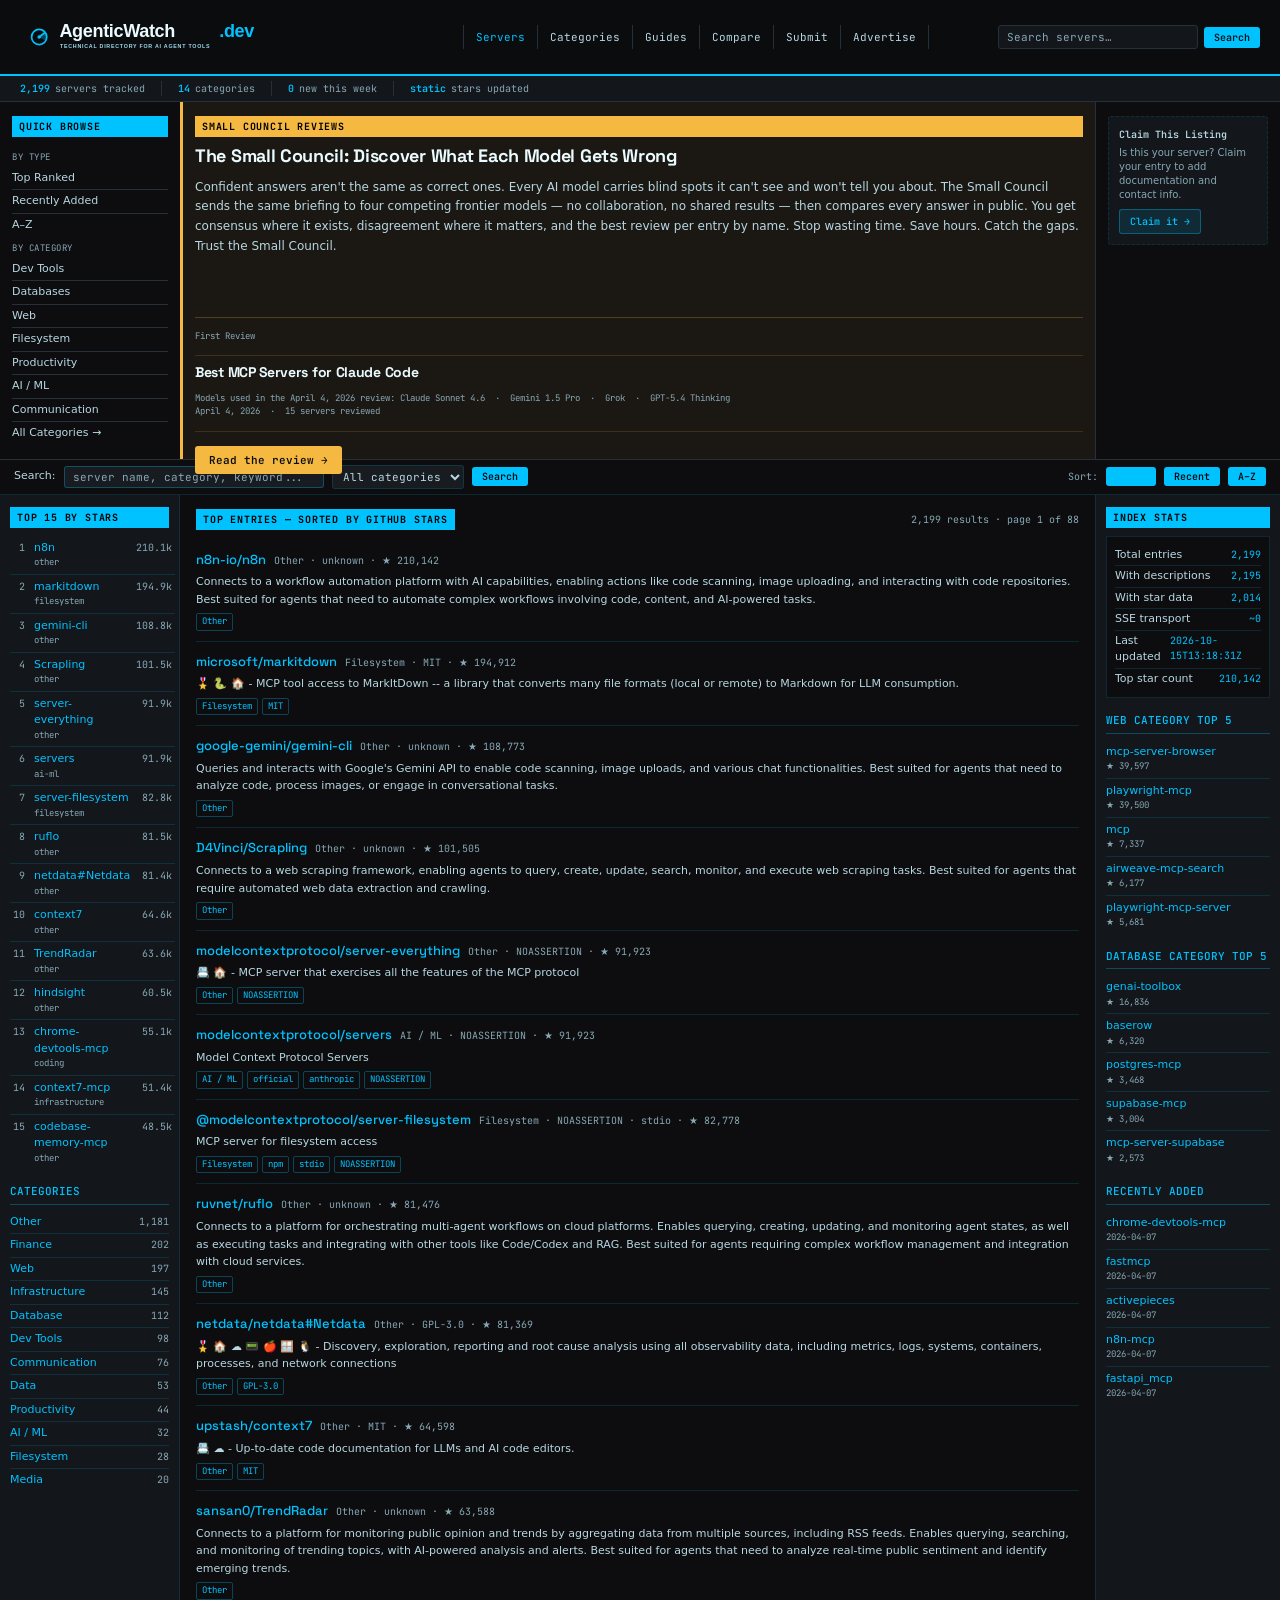
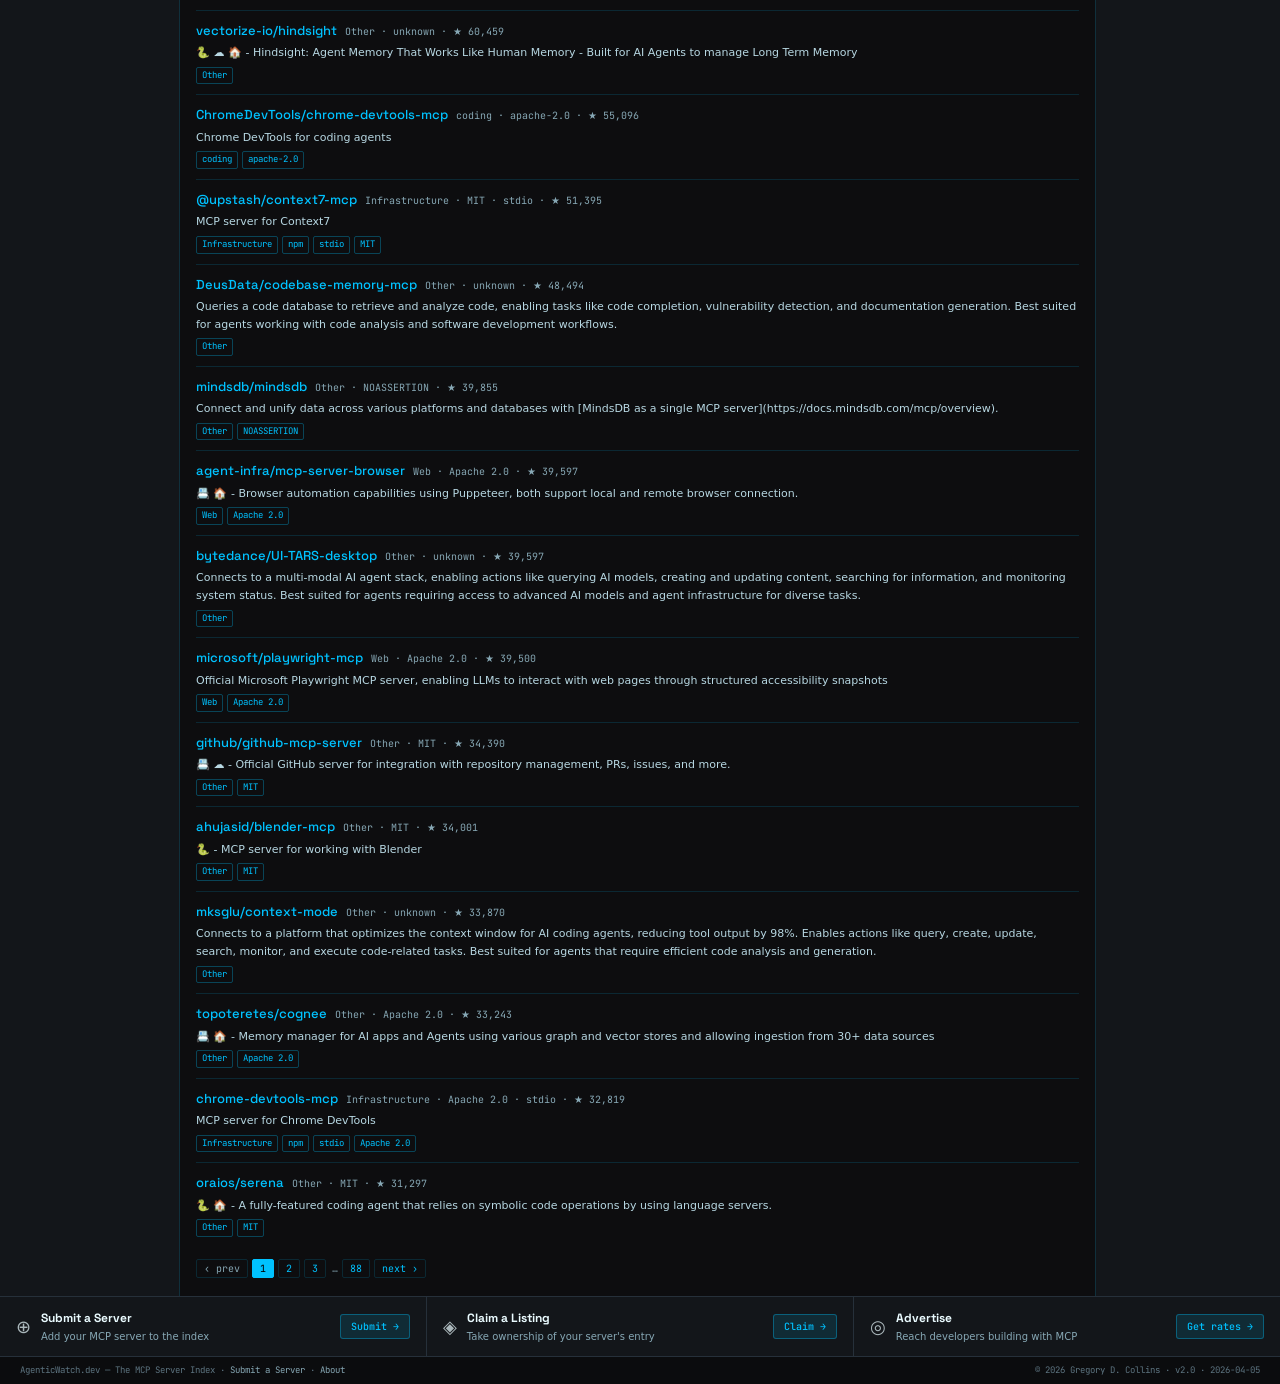
<file: index.html>
<!DOCTYPE html>
<html lang="en">
<head>
<meta charset="UTF-8"/>
<meta name="viewport" content="width=device-width, initial-scale=1.0"/>
<title>AgenticWatch.dev — The MCP Server Index</title>
<meta name="description" content="DistroWatch-style directory of MCP (Model Context Protocol) servers. Ranked by GitHub stars, categorized, and searchable."/>
<meta name="robots" content="index, follow"/>
<link rel="sitemap" type="application/xml" href="/sitemap.xml"/>
<link rel="icon" type="image/svg+xml" href="/favicon.svg"/>
<link rel="shortcut icon" href="/favicon.svg"/>
<link rel="preconnect" href="https://fonts.googleapis.com"/>
<link href="https://fonts.googleapis.com/css2?family=Space+Grotesk:wght@600;700;800&family=JetBrains+Mono:wght@400;500;600&display=swap" rel="stylesheet"/>
<style>
*{box-sizing:border-box;margin:0;padding:0;}
:root{
  --bg:#0D0D0F;
  --bg-hdr:#0B0C0E;
  --s1:#13161A;
  --s2:#181C21;
  --s3:#20262D;
  --b0:#26303A;
  --b1:rgba(0,194,255,0.15);
  --b2:rgba(0,194,255,0.3);
  --t1:#EAFBFF;
  --t2:#B7D7E2;
  --tm:#87A8B5;
  --td:#5D7480;
  --ac:#00C2FF;
  --ac-h:#35D1FF;
  --ac-a:#009DCE;
  --ac-soft:rgba(0,194,255,0.12);
  --ac-line:rgba(0,194,255,0.35);
  --link:#00C2FF;
  --link2:#00a8e0;
  --ok:#2DD4A3;
  --warn:#F5B942;
  --err:#FF6B6B;
  --info:#58AFFF;
}
body{background:var(--bg);color:var(--t1);font-size:12px;font-family:system-ui,sans-serif;line-height:1.5;}
a{color:var(--ac);text-decoration:none;}
a:hover{color:var(--ac-h);text-decoration:underline;}

/* ── HEADER ───────────────────────────────────────────────────────────────── */
.hdr{
  background:var(--bg-hdr);
  border-bottom:2px solid var(--ac);
  padding:0 20px;
  display:grid;
  grid-template-columns:auto 1fr auto;
  align-items:center;
  gap:20px;
  height:76px;
}
.hdr-brand{display:flex;align-items:center;text-decoration:none;flex-shrink:0;}
.hdr-brand:hover{text-decoration:none;}
.hdr-logo-desktop{display:block;height:64px;width:auto;}
.hdr-logo-mobile{display:none;height:44px;width:auto;}
@media(max-width:720px){
  .hdr-logo-desktop{display:none;}
  .hdr-logo-mobile{display:block;}
  .hdr{grid-template-columns:auto 1fr;height:56px;}
  .hdr-search{display:none;}
}

.hdr-nav{display:flex;align-items:center;gap:0;justify-content:center;}
.hdr-nav a{
  font-family:'JetBrains Mono',monospace;
  font-size:11px;
  color:var(--t2);
  padding:4px 12px;
  border-right:1px solid var(--b0);
  white-space:nowrap;
  transition:color 0.1s;
  text-decoration:none;
}
.hdr-nav a:first-child{border-left:1px solid var(--b0);}
.hdr-nav a:hover{color:var(--t1);background:var(--s1);text-decoration:none;}
.hdr-nav a.active{color:var(--ac);}

.hdr-search{display:flex;align-items:center;gap:6px;flex-shrink:0;}
.hdr-search input{
  background:var(--s1);
  border:1px solid var(--b0);
  color:var(--t1);
  font-family:'JetBrains Mono',monospace;
  font-size:11px;
  padding:4px 8px;
  border-radius:3px;
  outline:none;
  width:200px;
}
.hdr-search input::placeholder{color:var(--tm);}
.hdr-search input:focus{border-color:var(--ac);box-shadow:0 0 0 2px var(--ac-soft);}
.btn-primary{
  background:var(--ac);
  border:none;
  color:#071015;
  font-family:'JetBrains Mono',monospace;
  font-size:10px;
  font-weight:600;
  padding:4px 10px;
  border-radius:3px;
  cursor:pointer;
  white-space:nowrap;
}
.btn-primary:hover{background:var(--ac-h);}

/* ── UTILITY STRIP ────────────────────────────────────────────────────────── */
.util-strip{
  background:var(--s1);
  border-bottom:1px solid var(--b0);
  padding:5px 20px;
  display:flex;
  align-items:center;
  font-family:'JetBrains Mono',monospace;
  font-size:10px;
}
.util-stat{
  display:flex;
  align-items:center;
  gap:5px;
  padding:0 16px;
  border-right:1px solid var(--b0);
}
.util-stat:first-child{padding-left:0;}
.util-stat:last-child{border-right:none;}
.util-num{color:var(--ac);font-weight:600;}
.util-label{color:var(--tm);}

/* ── TOP ROW (3-col editorial) ────────────────────────────────────────────── */
.top-row{
  display:grid;
  grid-template-columns:180px 1fr 185px;
  border-bottom:1px solid var(--b0);
}
.top-col{padding:14px 12px;}
.top-col+.top-col{border-left:1px solid var(--b0);}
.top-col-featured{position:relative;}

/* section headings */
.sh{
  background:var(--ac);
  color:#000;
  font-family:'JetBrains Mono',monospace;
  font-size:10px;
  font-weight:700;
  letter-spacing:0.8px;
  text-transform:uppercase;
  padding:3px 7px;
  margin:0 0 8px;
  display:block;
}
.sh2{
  border-bottom:1px solid var(--b2);
  color:var(--ac);
  font-family:'JetBrains Mono',monospace;
  font-size:11px;
  font-weight:500;
  padding:2px 0 4px;
  margin:12px 0 6px;
  display:block;
}

/* Quick Browse */
.browse-links{list-style:none;}
.browse-links li{border-bottom:1px solid var(--b0);}
.browse-links li:last-child{border-bottom:none;}
.browse-links a{display:block;padding:3px 0;font-size:11px;color:var(--t2);}
.browse-links a:hover{color:var(--t1);padding-left:3px;text-decoration:none;}
.browse-section-label{
  font-family:'JetBrains Mono',monospace;
  font-size:9px;
  color:var(--tm);
  letter-spacing:0.5px;
  text-transform:uppercase;
  padding:6px 0 2px;
  display:block;
}

/* Featured Guide */
.badge-editors-pick{
  font-family:'JetBrains Mono',monospace;
  font-size:8px;
  font-weight:600;
  color:#0D0D0F;
  background:var(--warn);
  padding:2px 6px;
  border-radius:2px;
  white-space:nowrap;
  display:inline-block;
  margin-bottom:10px;
}
.guide-featured{display:flex;flex-direction:column;height:100%;}
.guide-featured-title{
  font-family:'Space Grotesk',sans-serif;
  font-size:18px;
  font-weight:800;
  color:var(--t1);
  line-height:1.25;
  letter-spacing:-0.3px;
  margin-bottom:10px;
  text-decoration:none;
  display:block;
}
.guide-featured-title:hover{color:var(--warn);text-decoration:none;}
.guide-featured-excerpt{font-size:12px;color:var(--t2);line-height:1.65;margin-bottom:14px;flex:1;}
.guide-byline{
  font-family:'JetBrains Mono',monospace;
  font-size:9px;
  color:var(--tm);
  margin-bottom:14px;
  padding-bottom:12px;
  border-bottom:1px solid rgba(245,185,66,0.15);
  line-height:1.5;
}
.guide-byline span{color:var(--t2);}
.top-col-featured{background:rgba(245,185,66,0.06);border-left:3px solid var(--warn) !important;}
.btn-read-more{
  display:inline-flex;
  align-items:center;
  gap:6px;
  font-family:'JetBrains Mono',monospace;
  font-size:11px;
  font-weight:600;
  padding:7px 14px;
  background:var(--warn);
  color:#0D0D0F;
  border-radius:3px;
  text-decoration:none;
  align-self:flex-start;
  cursor:pointer;
  border:none;
}
.btn-read-more:hover{background:#f9c85a;color:#0D0D0F;text-decoration:none;}

/* Sponsor + Claim */
.sponsor-card{background:var(--s1);border:1px solid var(--b0);padding:10px;margin-bottom:8px;border-radius:3px;}
.sponsor-label{font-family:'JetBrains Mono',monospace;font-size:8px;color:var(--td);letter-spacing:0.5px;text-transform:uppercase;margin-bottom:6px;display:block;}
.sponsor-logo{width:28px;height:28px;background:var(--s3);border:1px solid var(--b1);border-radius:4px;margin-bottom:7px;display:flex;align-items:center;justify-content:center;}
.sponsor-name{font-family:'Space Grotesk',sans-serif;font-size:13px;font-weight:700;color:var(--t1);margin-bottom:4px;}
.sponsor-desc{font-size:10px;color:var(--t2);line-height:1.4;margin-bottom:8px;}
.btn-outline{
  display:inline-block;
  font-family:'JetBrains Mono',monospace;
  font-size:10px;
  font-weight:500;
  padding:4px 10px;
  border:1px solid var(--ac-line);
  color:var(--ac);
  border-radius:3px;
  cursor:pointer;
  background:var(--ac-soft);
  text-decoration:none;
}
.btn-outline:hover{border-color:var(--ac);background:rgba(0,194,255,0.18);color:var(--ac-h);text-decoration:none;}
.claim-card{background:var(--s1);border:1px dashed var(--b1);padding:10px;border-radius:3px;}
.claim-title{font-family:'JetBrains Mono',monospace;font-size:10px;font-weight:600;color:var(--t2);margin-bottom:4px;}
.claim-desc{font-size:10px;color:var(--tm);line-height:1.4;margin-bottom:7px;}

/* ── DIRECTORY LAYOUT ─────────────────────────────────────────────────────── */
.dw-wrap{display:grid;grid-template-columns:180px 1fr 185px;min-height:600px;font-size:12px;}
.dw-left{background:var(--s1);border-right:1px solid var(--b1);padding:12px 10px;}
.dw-center{padding:14px 16px;}
.dw-right{background:var(--s1);border-left:1px solid var(--b1);padding:12px 10px;}

/* search bar */
.dw-search-bar{background:var(--bg);border-bottom:1px solid var(--b1);padding:5px 14px;display:flex;align-items:center;gap:8px;flex-wrap:wrap;}
.dw-search-bar input{background:var(--s2);border:1px solid var(--b2);color:var(--t1);font-family:'JetBrains Mono',monospace;font-size:11px;padding:3px 8px;border-radius:3px;outline:none;width:260px;}
.dw-search-bar input::placeholder{color:var(--tm);}
.dw-search-bar input:focus{border-color:var(--ac);}
.dw-search-bar select{background:var(--s2);border:1px solid var(--b1);color:var(--t2);font-family:'JetBrains Mono',monospace;font-size:11px;padding:3px 6px;border-radius:3px;outline:none;}
.dw-search-bar button{background:var(--ac);border:none;color:#000;font-family:'JetBrains Mono',monospace;font-size:10px;font-weight:500;padding:3px 10px;border-radius:3px;cursor:pointer;}
.dw-search-bar button:hover{background:var(--link2);}
.dw-sort-label{font-size:10px;color:var(--tm);font-family:'JetBrains Mono',monospace;margin-left:auto;}

/* rank table */
.dw-rank{width:100%;border-collapse:collapse;font-size:11px;margin-bottom:10px;}
.dw-rank tr{border-bottom:1px solid var(--b1);}
.dw-rank tr:last-child{border-bottom:none;}
.dw-rank td{padding:4px 3px;vertical-align:top;}
.dw-rank .rnum{color:var(--tm);font-family:'JetBrains Mono',monospace;font-size:10px;width:20px;text-align:right;padding-right:6px;}
.dw-rank .rlink{color:var(--link);text-decoration:none;font-size:11px;}
.dw-rank .rlink:hover{color:var(--t1);text-decoration:underline;}
.dw-rank .rcount{color:var(--tm);font-family:'JetBrains Mono',monospace;font-size:10px;text-align:right;white-space:nowrap;}
.dw-rank .rcat{display:block;font-size:9px;color:var(--tm);font-family:'JetBrains Mono',monospace;}

/* category list */
.dw-cat-row{display:flex;justify-content:space-between;padding:3px 0;border-bottom:1px solid var(--b1);font-size:11px;cursor:pointer;}
.dw-cat-row:last-child{border-bottom:none;}
.dw-cat-row.active .dw-cat-link{color:var(--t1);font-weight:500;}
.dw-cat-link{color:var(--link);text-decoration:none;}
.dw-cat-link:hover{color:var(--t1);}
.dw-cat-num{color:var(--tm);font-family:'JetBrains Mono',monospace;font-size:10px;}

/* directory entries */
.dw-entry{border-bottom:1px solid var(--b1);padding:10px 0;}
.dw-entry:last-child{border-bottom:none;}
.dw-entry-hdr{display:flex;align-items:baseline;gap:8px;margin-bottom:4px;flex-wrap:wrap;}
.dw-entry-name{font-size:13px;font-weight:500;color:var(--link);font-family:'Space Grotesk',sans-serif;text-decoration:none;cursor:pointer;}
.dw-entry-name:hover{color:var(--t1);text-decoration:underline;}
.dw-entry-meta{font-size:10px;color:var(--tm);font-family:'JetBrains Mono',monospace;}
.dw-entry-desc{font-size:11px;color:var(--t2);line-height:1.6;margin-bottom:5px;}
.dw-entry-tags{display:flex;gap:4px;flex-wrap:wrap;}
.dw-etag{font-size:9px;font-family:'JetBrains Mono',monospace;color:var(--link);border:1px solid var(--b2);padding:1px 5px;border-radius:2px;}

/* right sidebar */
.dw-side-item{padding:4px 0;border-bottom:1px solid var(--b1);font-size:11px;}
.dw-side-item:last-child{border-bottom:none;}
.dw-side-link{color:var(--link);text-decoration:none;display:block;}
.dw-side-link:hover{color:var(--t1);text-decoration:underline;}
.dw-side-meta{font-size:9px;color:var(--tm);font-family:'JetBrains Mono',monospace;}

/* stats */
.dw-stats{background:var(--bg);border:1px solid var(--b1);padding:8px;margin-bottom:10px;font-size:11px;}
.dw-stat-row{display:flex;justify-content:space-between;padding:2px 0;border-bottom:1px solid var(--b1);}
.dw-stat-row:last-child{border-bottom:none;}
.dw-stat-label{color:var(--t2);}
.dw-stat-val{color:var(--ac);font-family:'JetBrains Mono',monospace;font-size:10px;}

/* pagination */
.dw-pagination{display:flex;align-items:center;gap:4px;padding:12px 0 4px;flex-wrap:wrap;}
.dw-page-btn{font-family:'JetBrains Mono',monospace;font-size:10px;padding:2px 7px;border:1px solid var(--b1);background:transparent;color:var(--link);cursor:pointer;border-radius:2px;}
.dw-page-btn:hover{border-color:var(--b2);color:var(--t1);}
.dw-page-btn.active{background:var(--ac);color:#000;border-color:var(--ac);}
.dw-page-btn:disabled{color:var(--tm);cursor:default;border-color:var(--b1);}
.dw-page-info{font-family:'JetBrains Mono',monospace;font-size:10px;color:var(--tm);margin-left:2px;}

/* center header row */
.dw-center-hdr{display:flex;align-items:center;gap:10px;margin-bottom:10px;}
.dw-result-count{font-family:'JetBrains Mono',monospace;font-size:10px;color:var(--tm);margin-left:auto;}
.dw-sort-btn{font-family:'JetBrains Mono',monospace;font-size:10px;padding:2px 7px;border:1px solid var(--b1);background:transparent;color:var(--t2);cursor:pointer;border-radius:2px;}
.dw-sort-btn.active{border-color:var(--ac);color:var(--ac);}
.dw-sort-btn:hover{color:var(--t1);}

/* loading / empty */
.dw-loading{padding:20px;text-align:center;font-family:'JetBrains Mono',monospace;font-size:11px;color:var(--tm);}
.dw-empty{padding:20px;font-family:'JetBrains Mono',monospace;font-size:11px;color:var(--tm);}

/* filter badge */
.dw-filter-active{font-family:'JetBrains Mono',monospace;font-size:10px;color:var(--ac);padding:2px 6px;border:1px solid var(--b2);border-radius:2px;cursor:pointer;display:inline-flex;align-items:center;gap:4px;}
.dw-filter-active:hover{color:var(--t1);}

/* ── DETAIL PAGE ─────────────────────────────────────────────────────────── */
.detail-back{display:inline-flex;align-items:center;gap:5px;font-family:'JetBrains Mono',monospace;font-size:11px;color:var(--link);text-decoration:none;margin-bottom:14px;}
.detail-back:hover{color:var(--t1);}
.detail-name{font-family:'Space Grotesk',sans-serif;font-size:22px;font-weight:800;color:var(--t1);letter-spacing:-0.5px;margin-bottom:6px;line-height:1.2;}
.detail-badges{display:flex;gap:6px;flex-wrap:wrap;margin-bottom:12px;}
.detail-badge{font-family:'JetBrains Mono',monospace;font-size:10px;padding:2px 8px;border-radius:2px;border:1px solid var(--b2);color:var(--ac);}
.detail-badge.cat{background:rgba(0,194,255,0.08);}
.detail-stars{color:#ffb400;border-color:rgba(255,180,0,0.3);background:rgba(255,180,0,0.08);}
.detail-desc{font-size:13px;color:var(--t2);line-height:1.7;margin-bottom:16px;padding:12px;background:var(--s1);border:1px solid var(--b1);border-radius:3px;}
.detail-desc-placeholder{font-size:12px;color:var(--tm);font-family:'JetBrains Mono',monospace;padding:12px;background:var(--s1);border:1px solid var(--b1);border-radius:3px;margin-bottom:16px;}
.detail-table{width:100%;border-collapse:collapse;font-size:12px;margin-bottom:16px;}
.detail-table tr{border-bottom:1px solid var(--b1);}
.detail-table tr:last-child{border-bottom:none;}
.detail-table td{padding:7px 8px;vertical-align:top;}
.detail-table td:first-child{color:var(--tm);font-family:'JetBrains Mono',monospace;font-size:10px;white-space:nowrap;width:110px;text-transform:uppercase;letter-spacing:0.5px;}
.detail-table td:last-child{color:var(--t1);}
.detail-table a{color:var(--link);text-decoration:none;word-break:break-all;}
.detail-table a:hover{text-decoration:underline;color:var(--t1);}
.detail-tags{display:flex;gap:5px;flex-wrap:wrap;}
.detail-tag{font-family:'JetBrains Mono',monospace;font-size:10px;color:var(--link);border:1px solid var(--b2);padding:2px 7px;border-radius:2px;}
.detail-platforms{display:flex;gap:5px;flex-wrap:wrap;}
.detail-platform{font-family:'JetBrains Mono',monospace;font-size:10px;color:var(--t2);border:1px solid var(--b1);padding:2px 7px;border-radius:2px;}
.detail-difficulty{display:flex;gap:3px;align-items:center;}
.diff-dot{width:9px;height:9px;border-radius:50%;background:var(--b2);}
.diff-dot.on{background:var(--ac);}
.detail-cta{display:flex;gap:10px;align-items:center;padding:14px 0;border-top:1px solid var(--b1);margin-top:4px;}
.detail-cta-btn{font-family:'JetBrains Mono',monospace;font-size:11px;font-weight:500;padding:7px 16px;border-radius:3px;cursor:pointer;text-decoration:none;display:inline-flex;align-items:center;gap:6px;}
.detail-cta-primary{background:var(--ac);color:#000;border:none;}
.detail-cta-primary:hover{background:var(--link2);color:#000;}
.detail-cta-secondary{background:transparent;color:var(--link);border:1px solid var(--b2);}
.detail-cta-secondary:hover{color:var(--t1);border-color:var(--t2);}
.detail-related-item{padding:4px 0;border-bottom:1px solid var(--b1);font-size:11px;}
.detail-related-item:last-child{border-bottom:none;}
.detail-related-link{color:var(--link);text-decoration:none;display:block;}
.detail-related-link:hover{color:var(--t1);text-decoration:underline;}

/* ── FOOTER CTA ──────────────────────────────────────────────────────────── */
.footer-cta{
  display:grid;
  grid-template-columns:repeat(3,1fr);
  gap:1px;
  background:var(--b0);
  border-top:1px solid var(--b0);
}
.footer-cta-cell{background:var(--s1);padding:12px 16px;display:flex;align-items:center;gap:10px;}
.footer-cta-icon{font-size:18px;flex-shrink:0;opacity:0.7;}
.footer-cta-title{font-family:'Space Grotesk',sans-serif;font-size:12px;font-weight:700;color:var(--t1);margin-bottom:2px;}
.footer-cta-desc{font-size:10px;color:var(--tm);}
.footer-cta-btn{margin-left:auto;flex-shrink:0;}

/* footer bar */
.dw-footer{background:var(--bg-hdr);border-top:1px solid var(--b0);padding:7px 20px;display:flex;justify-content:space-between;align-items:center;}
.dw-footer span{font-family:'JetBrains Mono',monospace;font-size:9px;color:var(--td);}
.dw-footer a{color:var(--tm);}
.dw-footer a:hover{color:var(--t1);}
</style>
</head>
<body>

<!-- ── HEADER ─────────────────────────────────────────────────────────────── -->
<header class="hdr">
  <a href="#" class="hdr-brand" onclick="goHome();return false;" aria-label="AgenticWatch.dev home">
    <img src="/assets/agenticwatch-header-desktop.svg" class="hdr-logo-desktop" alt="AgenticWatch.dev — Technical Directory for AI Agent Tools" height="64"/>
    <img src="/assets/agenticwatch-header-mobile.svg" class="hdr-logo-mobile" alt="AgenticWatch.dev" height="44"/>
  </a>
  <nav class="hdr-nav">
    <a href="#" id="nav-home" class="active" onclick="goHome();return false;">Servers</a>
    <a href="#" onclick="goHome();showAllCategories();return false;">Categories</a>
    <a href="#" onclick="showGuide();return false;">Guides</a>
    <a href="#">Compare</a>
    <a href="mailto:submit@agenticwatch.dev">Submit</a>
    <a href="#">Advertise</a>
  </nav>
  <div class="hdr-search">
    <input type="text" id="hdr-search-input" placeholder="Search servers…" onkeydown="if(event.key==='Enter')doHeaderSearch()"/>
    <button class="btn-primary" onclick="doHeaderSearch()">Search</button>
  </div>
</header>

<!-- ── UTILITY STRIP ──────────────────────────────────────────────────────── -->
<div class="util-strip" id="util-strip">
  <div class="util-stat"><span class="util-num" id="util-total">—</span><span class="util-label">servers tracked</span></div>
  <div class="util-stat"><span class="util-num" id="util-cats">—</span><span class="util-label">categories</span></div>
  <div class="util-stat"><span class="util-num" id="util-new">—</span><span class="util-label">new this week</span></div>
  <div class="util-stat"><span class="util-num" id="util-updated">—</span><span class="util-label">stars updated</span></div>
</div>

<!-- ── TOP ROW ────────────────────────────────────────────────────────────── -->
<div class="top-row">

  <!-- LEFT: Quick Browse -->
  <div class="top-col">
    <span class="sh">Quick Browse</span>
    <span class="browse-section-label">By Type</span>
    <ul class="browse-links">
      <li><a href="#" onclick="goHome();sortBy('stars');return false;">Top Ranked</a></li>
      <li><a href="#" onclick="goHome();sortBy('recent');return false;">Recently Added</a></li>
      <li><a href="#" onclick="goHome();sortBy('alpha');return false;">A–Z</a></li>
    </ul>
    <span class="browse-section-label">By Category</span>
    <ul class="browse-links">
      <li><a href="#" onclick="goHome();filterByCategory('developer-tools');return false;">Dev Tools</a></li>
      <li><a href="#" onclick="goHome();filterByCategory('database');return false;">Databases</a></li>
      <li><a href="#" onclick="goHome();filterByCategory('web');return false;">Web</a></li>
      <li><a href="#" onclick="goHome();filterByCategory('filesystem');return false;">Filesystem</a></li>
      <li><a href="#" onclick="goHome();filterByCategory('productivity');return false;">Productivity</a></li>
      <li><a href="#" onclick="goHome();filterByCategory('ai-ml');return false;">AI / ML</a></li>
      <li><a href="#" onclick="goHome();filterByCategory('communication');return false;">Communication</a></li>
      <li><a href="#" onclick="goHome();showAllCategories();return false;">All Categories →</a></li>
    </ul>
  </div>

  <!-- CENTER: Small Council Reviews -->
  <div class="top-col top-col-featured" id="featured-guide-col">
    <span class="sh" style="background:var(--warn);color:#000;">Small Council Reviews</span>
    <div class="guide-featured">
      <a href="javascript:void(0)" class="guide-featured-title" style="pointer-events:none;cursor:default;">The Small Council: Discover What Each Model Gets Wrong</a>
      <p class="guide-featured-excerpt">Confident answers aren't the same as correct ones. Every AI model carries blind spots it can't see and won't tell you about. The Small Council sends the same briefing to four competing frontier models — no collaboration, no shared results — then compares every answer in public. You get consensus where it exists, disagreement where it matters, and the best review per entry by name. Stop wasting time. Save hours. Catch the gaps. Trust the Small Council.</p>
      <div style="border-top:1px solid rgba(245,185,66,0.25);margin-bottom:12px;"></div>
      <div class="guide-byline" style="margin-bottom:8px;">First Review</div>
      <a href="javascript:void(0)" class="guide-featured-title" onclick="showGuide()" style="font-size:14px;margin-bottom:10px;">Best MCP Servers for Claude Code</a>
      <div class="guide-byline">
        Models used in the April 4, 2026 review: Claude Sonnet 4.6 &nbsp;·&nbsp; Gemini 1.5 Pro &nbsp;·&nbsp; Grok &nbsp;·&nbsp; GPT-5.4 Thinking<br/>
        April 4, 2026 &nbsp;·&nbsp; 15 servers reviewed
      </div>
      <button class="btn-read-more" onclick="showGuide()">Read the review →</button>
    </div>
  </div>

  <!-- RIGHT: Claim -->
  <div class="top-col">
    <div class="claim-card">
      <div class="claim-title">Claim This Listing</div>
      <div class="claim-desc">Is this your server? Claim your entry to add documentation and contact info.</div>
      <a href="mailto:submit@agenticwatch.dev" class="btn-outline" style="font-size:10px;">Claim it →</a>
    </div>
  </div>

</div>

<!-- ── SEARCH BAR ─────────────────────────────────────────────────────────── -->
<div class="dw-search-bar" id="search-bar">
  <span style="font-size:11px;color:var(--t2)">Search:</span>
  <input id="search-input" placeholder="server name, category, keyword..." oninput="onSearch()"/>
  <select id="cat-select" onchange="onCatSelect()">
    <option value="">All categories</option>
    <option value="filesystem">Filesystem</option>
    <option value="database">Database</option>
    <option value="web">Web</option>
    <option value="communication">Communication</option>
    <option value="developer-tools">Dev Tools</option>
    <option value="ai-ml">AI / ML</option>
    <option value="productivity">Productivity</option>
    <option value="data">Data</option>
    <option value="infrastructure">Infrastructure</option>
    <option value="media">Media</option>
    <option value="finance">Finance</option>
    <option value="other">Other</option>
  </select>
  <button onclick="doSearch()">Search</button>
  <span id="filter-badge"></span>
  <span class="dw-sort-label">Sort:</span>
  <button class="dw-sort-btn active" id="sort-stars" onclick="sortBy('stars')">Stars</button>
  <button class="dw-sort-btn" id="sort-recent" onclick="sortBy('recent')">Recent</button>
  <button class="dw-sort-btn" id="sort-alpha" onclick="sortBy('alpha')">A–Z</button>
</div>

<!-- ── DIRECTORY ──────────────────────────────────────────────────────────── -->
<div class="dw-wrap">

  <div class="dw-left">
    <div class="sh">TOP 15 BY STARS</div>
    <table class="dw-rank" id="rankings-table">
      <tr><td colspan="3" class="dw-loading">loading…</td></tr>
    </table>
    <div class="sh2">CATEGORIES</div>
    <div id="category-list"><div class="dw-loading">loading…</div></div>
  </div>

  <div class="dw-center" id="view-directory">
    <div class="dw-center-hdr">
      <div class="sh" style="margin:0" id="center-heading">LATEST ENTRIES</div>
      <span class="dw-result-count" id="result-count"></span>
    </div>
    <div id="entries-list"><div class="dw-loading">Loading MCP server data…</div></div>
    <div id="pagination"></div>
  </div>

  <div class="dw-center" id="view-detail" style="display:none"></div>

  <div class="dw-right" id="sidebar-directory">
    <div class="sh">INDEX STATS</div>
    <div class="dw-stats">
      <div class="dw-stat-row"><span class="dw-stat-label">Total entries</span><span class="dw-stat-val" id="stat-total">—</span></div>
      <div class="dw-stat-row"><span class="dw-stat-label">With descriptions</span><span class="dw-stat-val" id="stat-desc">—</span></div>
      <div class="dw-stat-row"><span class="dw-stat-label">With star data</span><span class="dw-stat-val" id="stat-stars">—</span></div>
      <div class="dw-stat-row"><span class="dw-stat-label">SSE transport</span><span class="dw-stat-val" id="stat-sse">—</span></div>
      <div class="dw-stat-row"><span class="dw-stat-label">Last updated</span><span class="dw-stat-val" id="stat-updated">—</span></div>
      <div class="dw-stat-row"><span class="dw-stat-label">Top star count</span><span class="dw-stat-val" id="stat-top">—</span></div>
    </div>
    <div class="sh2">WEB CATEGORY TOP 5</div>
    <div id="sidebar-web"><div class="dw-loading">loading…</div></div>
    <div class="sh2">DATABASE CATEGORY TOP 5</div>
    <div id="sidebar-db"><div class="dw-loading">loading…</div></div>
    <div class="sh2">RECENTLY ADDED</div>
    <div id="sidebar-recent"><div class="dw-loading">loading…</div></div>
  </div>

  <div class="dw-right" id="sidebar-detail" style="display:none"></div>

</div>

<!-- ── FOOTER CTA ─────────────────────────────────────────────────────────── -->
<div class="footer-cta">
  <div class="footer-cta-cell">
    <div class="footer-cta-icon">⊕</div>
    <div>
      <div class="footer-cta-title">Submit a Server</div>
      <div class="footer-cta-desc">Add your MCP server to the index</div>
    </div>
    <a href="mailto:submit@agenticwatch.dev" class="btn-outline footer-cta-btn">Submit →</a>
  </div>
  <div class="footer-cta-cell">
    <div class="footer-cta-icon">◈</div>
    <div>
      <div class="footer-cta-title">Claim a Listing</div>
      <div class="footer-cta-desc">Take ownership of your server's entry</div>
    </div>
    <a href="mailto:submit@agenticwatch.dev" class="btn-outline footer-cta-btn">Claim →</a>
  </div>
  <div class="footer-cta-cell">
    <div class="footer-cta-icon">◎</div>
    <div>
      <div class="footer-cta-title">Advertise</div>
      <div class="footer-cta-desc">Reach developers building with MCP</div>
    </div>
    <a href="mailto:advertise@agenticwatch.dev" class="btn-outline footer-cta-btn">Get rates →</a>
  </div>
</div>

<div class="dw-footer">
  <span>AgenticWatch.dev — The MCP Server Index · <a href="mailto:submit@agenticwatch.dev">Submit a Server</a> · <a href="#">About</a></span>
  <span>© 2026 Gregory D. Collins · v2.0 · 2026-04-05</span>
</div>

<script>
// ─── State ────────────────────────────────────────────────────────────────────
let allEntries = [];
let filtered = [];
let currentPage = 1;
let currentSort = 'stars';
let currentCategory = '';
let currentSearch = '';
let indexBySlug = {};
const PER_PAGE = 25;

const CATEGORY_LABELS = {
  'filesystem':'Filesystem','database':'Database','web':'Web',
  'communication':'Communication','developer-tools':'Dev Tools',
  'ai-ml':'AI / ML','productivity':'Productivity','data':'Data',
  'infrastructure':'Infrastructure','media':'Media','finance':'Finance',
  'other':'Other'
};

// Save guide card HTML before any JS touches it
const GUIDE_CARD_HTML = document.getElementById('featured-guide-col').innerHTML;

// ─── Load data ────────────────────────────────────────────────────────────────
Promise.all([
  fetch('/data/mcp-servers.json').then(r => { if(!r.ok) throw new Error('HTTP '+r.status); return r.json(); }),
  Promise.resolve(null) // /data/stars.json removed (never existed); stars come from mcp-servers.json
])
  .then(([data, starsData]) => {
    allEntries = data.entries || [];

    // Merge live star counts
    if (starsData && starsData.stars) {
      allEntries.forEach(e => {
        if (e.url && e.url.startsWith('https://github.com/')) {
          const parts = e.url.replace('https://github.com/','').replace(/\/$/,'').split('/');
          if (parts.length >= 2) {
            const slug = parts[0] + '/' + parts[1];
            const live = starsData.stars[slug];
            if (live !== undefined && live !== null) e.github_stars = live;
          }
        }
      });
    }

    // Build slug index
    allEntries.forEach((e, i) => {
      e._idx = i;
      e._slug = slugify(e.name) + '-' + i;
      indexBySlug[e._slug] = e;
    });

    // Populate utility strip
    const cats = new Set(allEntries.map(e => e.category).filter(Boolean));
    const oneWeekAgo = new Date(Date.now() - 7*24*60*60*1000).toISOString().slice(0,10);
    const newThisWeek = allEntries.filter(e => e.last_updated && e.last_updated >= oneWeekAgo).length;
    const starsUpdated = starsData ? starsData.updated : null;

    document.getElementById('util-total').textContent = allEntries.length.toLocaleString();
    document.getElementById('util-cats').textContent = cats.size;
    document.getElementById('util-new').textContent = newThisWeek.toLocaleString();
    document.getElementById('util-updated').textContent =
      starsUpdated ? starsUpdated.replace('T',' ').replace('Z',' UTC') : 'static';

    renderStats(data);
    renderRankings(allEntries);
    renderCategoryList(allEntries);
    renderSidebars(allEntries);
    router();
  })
  .catch(err => {
    document.getElementById('entries-list').innerHTML =
      '<div class="dw-empty">⚠ Could not load data/mcp-servers.json — ' + err.message + '</div>';
  });

// ─── Router ───────────────────────────────────────────────────────────────────
function router() {
  const hash = window.location.hash;
  if (hash.startsWith('#/server/')) {
    const slug = hash.replace('#/server/', '');
    const entry = indexBySlug[slug];
    if (entry) { showDetail(entry); } else { showDirectory(); }
  } else if (hash === '#/guide/best-mcp-servers-for-claude-code') {
    renderGuide();
  } else {
    showDirectory();
  }
}

window.addEventListener('hashchange', router);

function goHome() {
  window.location.hash = '';
  restoreGuideCard();
  showDirectory();
}

function navToDetail(slug) {
  window.location.hash = '#/server/' + slug;
}

// ─── View switching ───────────────────────────────────────────────────────────
function showDirectory() {
  document.getElementById('view-directory').style.display = '';
  document.getElementById('view-detail').style.display = 'none';
  document.getElementById('sidebar-directory').style.display = '';
  document.getElementById('sidebar-detail').style.display = 'none';
  document.getElementById('search-bar').style.display = '';
  document.getElementById('nav-home').classList.add('active');
  applyFilters();
}

function showDetail(entry) {
  document.getElementById('view-directory').style.display = 'none';
  document.getElementById('view-detail').style.display = '';
  document.getElementById('sidebar-directory').style.display = 'none';
  document.getElementById('sidebar-detail').style.display = '';
  document.getElementById('search-bar').style.display = 'none';
  document.getElementById('nav-home').classList.remove('active');
  document.title = entry.name + ' — AgenticWatch.dev';
  renderDetailCenter(entry);
  renderDetailSidebar(entry);
  window.scrollTo(0, 0);
}

// ─── Header search ────────────────────────────────────────────────────────────
function doHeaderSearch() {
  const val = document.getElementById('hdr-search-input').value.trim();
  if (!val) return;
  document.getElementById('search-input').value = val;
  currentSearch = val;
  goHome();
}

// ─── Featured Guide ───────────────────────────────────────────────────────────
function showGuide() {
  window.location.hash = '#/guide/best-mcp-servers-for-claude-code';
  renderGuide();
}

function restoreGuideCard() {
  const col = document.getElementById('featured-guide-col');
  col.innerHTML = GUIDE_CARD_HTML;
}

function renderGuide() {
  const col = document.getElementById('featured-guide-col');
  const colHeight = col.offsetHeight;
  col.innerHTML = `
    <div style="height:${colHeight - 28}px;overflow-y:auto;padding-right:6px;" id="guide-scroll">
      <a href="javascript:void(0)" onclick="goHome()" style="font-family:'JetBrains Mono',monospace;font-size:10px;color:var(--tm);display:inline-flex;align-items:center;gap:4px;margin-bottom:14px;text-decoration:none;">← Back to home</a>
      <div style="font-family:'JetBrains Mono',monospace;font-size:8px;font-weight:600;color:#0D0D0F;background:var(--warn);padding:2px 6px;border-radius:2px;display:inline-block;margin-bottom:10px;">Editor's Pick</div>
      <div style="font-family:'Space Grotesk',sans-serif;font-size:20px;font-weight:800;color:var(--t1);line-height:1.2;letter-spacing:-0.3px;margin-bottom:6px;">Best MCP Servers for Claude Code</div>
      <div style="font-family:'JetBrains Mono',monospace;font-size:9px;color:var(--tm);margin-bottom:16px;padding-bottom:12px;border-bottom:1px solid rgba(245,185,66,0.15);">SMALL COUNCIL REVIEW &nbsp;·&nbsp; Models used in the April 4, 2026 review: Claude Sonnet 4.6, Gemini 1.5 Pro, Grok, GPT-5.4 Thinking &nbsp;·&nbsp; April 4, 2026 &nbsp;·&nbsp; 15 servers</div>
      <div id="guide-body" style="font-size:12px;color:var(--t2);line-height:1.7;"></div>
    </div>`;
  document.getElementById('guide-body').innerHTML = guideHTML();
}

function guideHTML() {
  const h2 = (n,t,gh,stars,transport,diff) => `
    <div style="margin:20px 0 6px;padding-top:16px;border-top:1px solid rgba(245,185,66,0.12);">
      <div style="font-family:'Space Grotesk',sans-serif;font-size:14px;font-weight:800;color:var(--t1);">#${n} — ${t}</div>
      <div style="font-family:'JetBrains Mono',monospace;font-size:9px;color:var(--tm);margin-top:3px;">
        ${gh ? `<a href="${gh}" target="_blank" style="color:var(--ac);">${gh.replace('https://github.com/','')}</a> &nbsp;·&nbsp; ` : ''}★ ${stars} &nbsp;·&nbsp; ${transport} &nbsp;·&nbsp; ${diff}
      </div>
    </div>`;
  const review = (model, url, text) => `
    <div style="margin:8px 0 4px;font-size:11px;font-style:italic;color:var(--tm);">Best review by <a href="${url}" target="_blank" style="color:var(--ac);">${model}</a>:</div>
    <p style="margin-bottom:8px;">${text}</p>`;
  const caveat = t => `<p style="font-size:11px;color:var(--tm);background:var(--s1);border-left:2px solid var(--b0);padding:6px 8px;margin-bottom:6px;"><strong style="color:var(--t2);">Caveat:</strong> ${t}</p>`;
  const note = t => `<p style="font-family:'JetBrains Mono',monospace;font-size:9px;color:var(--td);font-style:italic;margin-bottom:4px;"><em>Council note: ${t}</em></p>`;

  return `
    <p style="margin-bottom:14px;">Claude Code is already a capable coding agent. It edits files, runs shell commands, works across a codebase, and calls the Anthropic API. What it cannot do by default is touch your GitHub PRs, query your database, open a browser, or pull current documentation for the library you're using right now.</p>
    <p style="margin-bottom:14px;">MCP (Model Context Protocol) is the fix. As of early 2026, the ecosystem has grown past 400 community-built servers. Most aren't worth your time. These 15 are.</p>

    ${h2(1,'GitHub MCP Server','https://github.com/github/github-mcp-server','~28,600 ★','stdio / HTTP','Easy')}
    ${review('GPT-5.4 Thinking','https://openai.com','For Claude Code, this is the most broadly useful MCP server because it closes the loop between local coding work and the system of record: repos, PRs, issues, Actions, labels, and code security. It belongs at #1 because Claude Code already edits code well locally; what it needs most is authoritative repo state, PR context, CI visibility, and issue workflows — which GitHub\'s server exposes directly.')}
    ${caveat('Rate limits of 5,000 requests per hour can be hit during heavy agentic sessions. Use fine-grained PATs scoped to only the repos and permissions you need.')}
    ${note('Ranked #1 or #2 by all four models.')}

    ${h2(2,'Context7','https://github.com/upstash/context7','~51,600 ★','stdio / HTTP','Easy')}
    ${review('Claude Sonnet 4.6','https://anthropic.com','Claude Code\'s training data is months old. When you\'re working with Next.js 15, Prisma 6, React 19, or any fast-moving framework, Claude will generate code against outdated API signatures — and it won\'t know it\'s doing it. Context7 solves this by fetching current, version-specific documentation for any library at call time and injecting it into the prompt. This is arguably the highest-ROI server on this list for day-to-day coding.')}
    ${caveat('The parsing backend and crawling engine are proprietary — only the MCP wrapper is open source. Quality varies by library.')}
    ${note('Ranked #2 by both Claude and ChatGPT. Directly addresses Claude Code\'s most common failure mode.')}

    ${h2(3,'Playwright MCP','https://github.com/microsoft/playwright-mcp','~30,300 ★','stdio / HTTP','Easy')}
    ${review('Grok','https://x.ai','Provides structured browser automation via accessibility trees — no screenshots needed — letting Claude Code autonomously navigate, click, type, mock networks, and run E2E tests during web and full-stack builds. Microsoft backing ensures rock-solid stability and frequent updates.')}
    ${caveat('Requires Playwright browsers installed (npx playwright install chromium) before first use.')}
    ${note('Appeared in all four lists.')}

    ${h2(4,'Sentry MCP','https://github.com/getsentry/sentry-mcp','~621 ★ (repo)','stdio / HTTP','Easy')}
    ${review('GPT-5.4 Thinking','https://openai.com','Sentry is unusually well aligned with Claude Code because it is explicitly optimized for coding assistants and debugging workflows. This makes it high-value for "fix the real production error, not the hypothetical one" work: issues, traces, and performance data become available inside the coding session.')}
    ${caveat('Most valuable only if the team already has good Sentry coverage. Pair with GitHub MCP to close the full loop.')}
    ${note('"Fix the real production error, not the hypothetical one" was the standout line of the entire review round.')}

    ${h2(5,'Filesystem MCP Server','https://github.com/modelcontextprotocol/servers','~82,046 ★','stdio','Easy')}
    ${review('Claude Sonnet 4.6','https://anthropic.com','Claude Code has native file access within a project directory. The Filesystem MCP server adds sandboxed access to directories outside that project — shared config directories, monorepo sibling packages, data folders. You specify exactly which directories to expose at startup. Nothing outside that list is reachable.')}
    ${caveat('Claude Code\'s native access is usually sufficient for single-project work. Earns its place in multi-package setups.')}
    ${note('Gemini ranked this #1; Claude ranked it #4.')}

    ${h2(6,'Sequential Thinking MCP','https://github.com/modelcontextprotocol/servers','~82,046 ★','stdio','Easy')}
    ${review('Gemini 1.5 Pro','https://gemini.google.com','This isn\'t a tool in the traditional sense — it\'s a reasoning enhancer. It forces Claude to use a structured, step-by-step reflection process, which is critical for complex refactors in the CLI where "one-shot" logic often fails.')}
    ${caveat('Adds latency where it engages. Best scoped to complex sessions rather than left on globally.')}
    ${note('All four models included this server.')}

    ${h2(7,'Fetch MCP','https://github.com/modelcontextprotocol/servers','~82,046 ★','stdio','Easy')}
    ${review('Claude Sonnet 4.6','https://anthropic.com','Claude Code cannot access the internet by default. Fetch MCP adds the ability to retrieve any URL and convert it to clean Markdown — API docs, release notes, changelog entries. Anthropic-maintained, no API key required.')}
    ${caveat('For JavaScript-heavy pages, Firecrawl outperforms this server. Fetch is right for simple URL retrieval.')}

    ${h2(8,'Memory MCP','https://github.com/modelcontextprotocol/servers','~82,046 ★','stdio','Easy')}
    ${review('Claude Sonnet 4.6','https://anthropic.com','Claude Code has no memory between sessions by default. The Memory server implements a knowledge graph that persists entities and relationships across conversations — your architecture decisions, technical constraints, known bugs, working patterns for your codebase.')}
    ${caveat('Only as useful as how disciplined you are about curating it. Stale entries will mislead the model.')}

    ${h2(9,'Firecrawl MCP','https://github.com/firecrawl/firecrawl-mcp-server','~86,000 ★','stdio / HTTP','Easy')}
    ${review('Claude Sonnet 4.6','https://anthropic.com','Where Fetch MCP handles simple URL retrieval, Firecrawl handles the hard cases: JavaScript-heavy pages, multi-page crawls, structured data extraction, batch scraping. It can traverse entire documentation sites in a single operation. There\'s also an autonomous agent mode that accepts a natural language prompt and finds relevant information across multiple sources on its own.')}
    ${caveat('The free tier\'s 500 credits deplete quickly on batch operations. A paid plan is needed for sustained workflows.')}

    ${h2(10,'Supabase MCP','https://github.com/supabase-community/supabase-mcp','~2,600 ★','HTTP (SSE)','Easy')}
    ${review('GPT-5.4 Thinking','https://openai.com','Supabase MCP is one of the best "full-stack in one shot" servers for Claude Code. It compresses database and platform context into a single connection: query your Postgres database, inspect table schemas, manage RLS policies, create migrations, debug auth issues, and interact with Edge Functions — all through natural language.')}
    ${caveat('Enable read-only mode by default. OAuth requires a browser redirect — use a service token in headless CI. Prompt injection via database content is a documented risk.')}

    ${h2(11,'PostgreSQL MCP Pro','https://github.com/crystaldba/postgres-mcp','~2,500 ★','stdio / HTTP','Moderate')}
    ${review('GPT-5.4 Thinking','https://openai.com','This is one of the few database MCP servers that goes beyond "run SQL" into explain plans, index tuning, health checks, and performance diagnostics — much more valuable when the job is to fix slow queries or bad schema design.')}
    ${caveat('Use a dedicated read-only user. The crystaldba version is the stronger pick for serious backend work.')}

    ${h2(12,'Git MCP','https://github.com/modelcontextprotocol/servers','~82,046 ★','stdio','Easy')}
    ${review('Grok','https://x.ai','Local Git repo tools — commit, branch, diff, blame, search — that pair perfectly with the GitHub MCP server for end-to-end version control without leaving the CLI. The distinct value over Claude Code\'s native git is structured, programmatic history analysis.')}
    ${caveat('Local-only. Git MCP earns its place specifically for history analysis and context-building across large repos.')}

    ${h2(13,'Linear MCP',null,'N/A (hosted)','HTTP (SSE)','Easy')}
    ${review('Claude Sonnet 4.6','https://anthropic.com','The combinatorial value with GitHub MCP is the headline: Claude Code can diagnose a bug, write the fix, open the PR, and update the Linear ticket to "In Review" in a single workflow without touching a browser.')}
    ${caveat('Most valuable as a companion to GitHub MCP. If your team doesn\'t use Linear, skip it.')}

    ${h2(14,'Figma MCP',null,'N/A (hosted)','HTTP (SSE)','Easy')}
    ${review('Claude Sonnet 4.6','https://anthropic.com','Figma MCP exposes your Figma selection\'s live component structure to Claude — hierarchy, auto-layout values, spacing tokens, component references, design variables, and color styles. The practical result: Claude Code generates code against the actual design rather than a screenshot or verbal description.')}
    ${caveat('Requires Figma Dev Mode access, a paid feature on most plans.')}

    ${h2(15,'Cloudflare MCP Server','https://github.com/cloudflare/mcp-server-cloudflare','~3,600 ★','HTTP (SSE)','Moderate')}
    ${review('GPT-5.4 Thinking','https://openai.com','If a Claude Code user ships on Cloudflare Pages, Workers, D1, R2, DNS, or observability, this server is extremely practical. It spans deployment, infrastructure, and debugging tasks in one official package.')}
    ${caveat('Irrelevant if your stack doesn\'t use Cloudflare. Scope permissions tightly.')}
    ${note('ChatGPT was the only model to include this — a legitimate omission from the others.')}

    <div style="margin-top:24px;padding:14px;background:var(--s1);border:1px solid rgba(245,185,66,0.2);border-radius:3px;">
      <div style="font-family:'Space Grotesk',sans-serif;font-size:13px;font-weight:700;color:var(--t1);margin-bottom:8px;">How to Think About This Stack</div>
      <p style="margin-bottom:8px;"><strong style="color:var(--t1);">Start here:</strong> GitHub MCP + Context7 + Playwright. Three servers, 80% of the value.</p>
      <p style="margin-bottom:8px;"><strong style="color:var(--t1);">Add based on your stack:</strong> Supabase or Postgres MCP Pro for databases. Sentry for production debugging. Linear, Figma, Cloudflare if you use them.</p>
      <p><strong style="color:var(--t1);">Install globally and forget:</strong> Filesystem, Fetch, Memory, Sequential Thinking, Git MCP — all in Anthropic's reference monorepo. Zero config, no API keys.</p>
    </div>

    <div style="margin-top:20px;padding-top:14px;border-top:1px solid rgba(245,185,66,0.15);font-family:'JetBrains Mono',monospace;font-size:9px;color:var(--td);">
      <div style="margin-bottom:6px;color:var(--tm);font-weight:600;">SMALL COUNCIL — MODELS USED IN THE APRIL 4, 2026 REVIEW</div>
      <div>Claude Sonnet 4.6 · <a href="https://anthropic.com" target="_blank" style="color:var(--ac);">Anthropic</a></div>
      <div>Gemini 1.5 Pro · <a href="https://gemini.google.com" target="_blank" style="color:var(--ac);">Google</a></div>
      <div>Grok · <a href="https://x.ai" target="_blank" style="color:var(--ac);">xAI</a></div>
      <div>GPT-5.4 Thinking · <a href="https://openai.com" target="_blank" style="color:var(--ac);">OpenAI</a></div>
      <div style="margin-top:6px;">Research date: April 4, 2026</div>
    </div>`;
}

// ─── Detail: center ───────────────────────────────────────────────────────────
function renderDetailCenter(e) {
  const catLabel = CATEGORY_LABELS[e.category] || e.category || '—';
  const badges = [
    e.category ? `<span class="detail-badge cat">${escHtml(catLabel)}</span>` : '',
    e.github_stars != null ? `<span class="detail-badge detail-stars">★ ${e.github_stars.toLocaleString()}</span>` : '',
    e.transport ? `<span class="detail-badge">${escHtml(e.transport)}</span>` : '',
    e.license && e.license !== 'unknown' ? `<span class="detail-badge">${escHtml(e.license)}</span>` : '',
  ].filter(Boolean).join('');
  const desc = e.description
    ? `<div class="detail-desc">${escHtml(e.description)}</div>`
    : `<div class="detail-desc-placeholder">No description available for this entry yet.</div>`;
  const rows = [
    ['Home Page', e.url ? `<a href="${escHtml(e.url)}" target="_blank" rel="noopener">${escHtml(e.url)}</a>` : '—'],
    ['Category', escHtml(catLabel)],
    ['Transport', e.transport ? escHtml(e.transport) : '—'],
    ['Auth', e.auth ? escHtml(e.auth) : '—'],
    ['License', e.license ? escHtml(e.license) : '—'],
    ['Difficulty', e.difficulty != null ? difficultyDots(e.difficulty) : '—'],
    ['Platforms', e.platforms && e.platforms.length
      ? `<div class="detail-platforms">${e.platforms.map(p=>`<span class="detail-platform">${escHtml(p)}</span>`).join('')}</div>` : '—'],
    ['Tags', e.tags && e.tags.length
      ? `<div class="detail-tags">${e.tags.map(t=>`<span class="detail-tag">${escHtml(t)}</span>`).join('')}</div>` : '—'],
    ['Last Updated', e.last_updated ? escHtml(e.last_updated) : '—'],
  ];
  const tableHtml = rows.map(([label, val]) => `<tr><td>${label}</td><td>${val}</td></tr>`).join('');
  document.getElementById('view-detail').innerHTML = `
    <a class="detail-back" href="#" onclick="goHome();return false;">← All Servers</a>
    <div class="detail-name">${escHtml(e.name)}</div>
    <div class="detail-badges">${badges}</div>
    ${desc}
    <table class="detail-table"><tbody>${tableHtml}</tbody></table>
    <div class="detail-cta">
      <a class="detail-cta-btn detail-cta-primary" href="${escHtml(e.url||'#')}" target="_blank" rel="noopener">View on GitHub →</a>
      <a class="detail-cta-btn detail-cta-secondary" href="#" onclick="goHome();return false;">← Back to Index</a>
    </div>`;
}

function difficultyDots(n) {
  const max = 5;
  let html = '<div class="detail-difficulty">';
  for (let i = 1; i <= max; i++) html += `<div class="diff-dot${i<=n?' on':''}"></div>`;
  html += `<span style="font-family:'JetBrains Mono',monospace;font-size:10px;color:var(--tm);margin-left:5px">${n}/${max}</span></div>`;
  return html;
}

// ─── Detail: right sidebar ────────────────────────────────────────────────────
function renderDetailSidebar(e) {
  const cat = e.category || 'other';
  const catLabel = CATEGORY_LABELS[cat] || cat;
  const related = allEntries
    .filter(x => x.category === cat && x._slug !== e._slug)
    .sort((a,b) => (b.github_stars||0) - (a.github_stars||0))
    .slice(0, 8);
  const relatedHtml = related.length
    ? related.map(r => `
        <div class="detail-related-item">
          <a class="detail-related-link" href="#" onclick="navToDetail('${r._slug}');return false;">${escHtml(shortName(r.name))}</a>
          <div class="dw-side-meta">${r.github_stars != null ? '★ '+r.github_stars.toLocaleString() : escHtml(r.category||'')}</div>
        </div>`).join('')
    : '<div class="dw-empty" style="font-size:10px;padding:4px 0">No related entries</div>';
  document.getElementById('sidebar-detail').innerHTML = `
    <div class="sh">SERVER INFO</div>
    <div class="dw-stats">
      <div class="dw-stat-row"><span class="dw-stat-label">Category</span><span class="dw-stat-val">${escHtml(catLabel)}</span></div>
      <div class="dw-stat-row"><span class="dw-stat-label">GitHub Stars</span><span class="dw-stat-val">${e.github_stars != null ? e.github_stars.toLocaleString() : '—'}</span></div>
      <div class="dw-stat-row"><span class="dw-stat-label">Transport</span><span class="dw-stat-val">${escHtml(e.transport||'—')}</span></div>
      <div class="dw-stat-row"><span class="dw-stat-label">Auth</span><span class="dw-stat-val">${escHtml(e.auth||'—')}</span></div>
      <div class="dw-stat-row"><span class="dw-stat-label">License</span><span class="dw-stat-val">${escHtml(e.license||'—')}</span></div>
    </div>
    <div class="sh2">MORE IN ${escHtml(catLabel.toUpperCase())}</div>
    ${relatedHtml}`;
}

// ─── Stats ────────────────────────────────────────────────────────────────────
function renderStats(data) {
  const entries = data.entries || [];
  const withDesc  = entries.filter(e => e.description).length;
  const withStars = entries.filter(e => e.github_stars != null).length;
  const sseCount  = entries.filter(e => e.transport === 'SSE' || e.transport === 'both').length;
  const topStars  = Math.max(...entries.map(e => e.github_stars || 0));
  document.getElementById('stat-total').textContent   = entries.length.toLocaleString();
  document.getElementById('stat-desc').textContent    = withDesc.toLocaleString();
  document.getElementById('stat-stars').textContent   = withStars.toLocaleString();
  document.getElementById('stat-sse').textContent     = '~' + sseCount.toLocaleString();
  document.getElementById('stat-updated').textContent = data.generated || '—';
  document.getElementById('stat-top').textContent     = topStars > 0 ? topStars.toLocaleString() : '—';
}

// ─── Rankings ─────────────────────────────────────────────────────────────────
function renderRankings(entries) {
  const top15 = [...entries]
    .filter(e => e.github_stars != null)
    .sort((a,b) => b.github_stars - a.github_stars)
    .slice(0, 15);
  const html = top15.map((e, i) => `
    <tr>
      <td class="rnum">${i+1}</td>
      <td>
        <a class="rlink" href="#" onclick="navToDetail('${e._slug}');return false;">${escHtml(shortName(e.name))}</a>
        <span class="rcat">${escHtml(e.category||'')}</span>
      </td>
      <td class="rcount">${fmtStars(e.github_stars)}</td>
    </tr>`).join('');
  document.getElementById('rankings-table').innerHTML =
    html || '<tr><td colspan="3" class="dw-empty">No star data</td></tr>';
}

// ─── Category list ────────────────────────────────────────────────────────────
function renderCategoryList(entries) {
  const counts = {};
  entries.forEach(e => { const c = e.category || 'other'; counts[c] = (counts[c]||0)+1; });
  const order = ['other','finance','web','infrastructure','database','developer-tools',
                 'communication','data','productivity','ai-ml','filesystem','media'];
  const html = order.map(cat => {
    const n = counts[cat] || 0;
    const label = CATEGORY_LABELS[cat] || cat;
    const active = currentCategory === cat ? ' active' : '';
    return `<div class="dw-cat-row${active}" data-cat="${cat}" onclick="filterByCategory('${cat}')">
      <a class="dw-cat-link" href="#">${escHtml(label)}</a>
      <span class="dw-cat-num">${n.toLocaleString()}</span>
    </div>`;
  }).join('');
  document.getElementById('category-list').innerHTML = html;
}

// ─── Sidebars ─────────────────────────────────────────────────────────────────
function renderSidebars(entries) {
  renderSidebarTop('sidebar-web', entries, 'web', 5);
  renderSidebarTop('sidebar-db', entries, 'database', 5);
  renderSidebarRecent('sidebar-recent', entries, 5);
}

function renderSidebarTop(id, entries, cat, n) {
  const top = [...entries]
    .filter(e => e.category === cat && e.github_stars != null)
    .sort((a,b) => b.github_stars - a.github_stars)
    .slice(0, n);
  const html = top.map(e => `
    <div class="dw-side-item">
      <a class="dw-side-link" href="#" onclick="navToDetail('${e._slug}');return false;">${escHtml(shortName(e.name))}</a>
      <div class="dw-side-meta">${e.github_stars != null ? '★ '+e.github_stars.toLocaleString() : ''}</div>
    </div>`).join('');
  document.getElementById(id).innerHTML =
    html || '<div class="dw-empty" style="font-size:10px;padding:4px 0">No data</div>';
}

function renderSidebarRecent(id, entries, n) {
  const recent = [...entries]
    .filter(e => e.last_updated)
    .sort((a,b) => b.last_updated.localeCompare(a.last_updated))
    .slice(0, n);
  const html = recent.map(e => `
    <div class="dw-side-item">
      <a class="dw-side-link" href="#" onclick="navToDetail('${e._slug}');return false;">${escHtml(shortName(e.name))}</a>
      <div class="dw-side-meta">${escHtml(e.last_updated||'')}</div>
    </div>`).join('');
  document.getElementById(id).innerHTML =
    html || '<div class="dw-empty" style="font-size:10px;padding:4px 0">No data</div>';
}

// ─── Directory entries ────────────────────────────────────────────────────────
function renderEntries(entries, page) {
  const start = (page - 1) * PER_PAGE;
  const slice = entries.slice(start, start + PER_PAGE);
  const total = entries.length;
  if (!total) {
    document.getElementById('entries-list').innerHTML = '<div class="dw-empty">No results found.</div>';
    document.getElementById('pagination').innerHTML = '';
    document.getElementById('result-count').textContent = '0 results';
    return;
  }
  const html = slice.map(e => {
    const meta = [
      e.category    ? escHtml(CATEGORY_LABELS[e.category]||e.category) : null,
      e.license     ? escHtml(e.license)   : null,
      e.transport   ? escHtml(e.transport) : null,
      e.github_stars != null ? '★ '+e.github_stars.toLocaleString() : null
    ].filter(Boolean).join(' · ');
    const tags = [
      e.category ? `<span class="dw-etag">${escHtml(CATEGORY_LABELS[e.category]||e.category)}</span>` : '',
      ...(e.tags||[]).slice(0,4).map(t=>`<span class="dw-etag">${escHtml(t)}</span>`),
      e.transport ? `<span class="dw-etag">${escHtml(e.transport)}</span>` : '',
      e.license && e.license !== 'unknown' ? `<span class="dw-etag">${escHtml(e.license)}</span>` : ''
    ].filter(Boolean).join('');
    return `<div class="dw-entry">
      <div class="dw-entry-hdr">
        <a class="dw-entry-name" href="#" onclick="navToDetail('${e._slug}');return false;">${escHtml(e.name)}</a>
        <span class="dw-entry-meta">${meta}</span>
      </div>
      ${e.description ? `<div class="dw-entry-desc">${escHtml(e.description)}</div>` : ''}
      <div class="dw-entry-tags">${tags}</div>
    </div>`;
  }).join('');
  document.getElementById('entries-list').innerHTML = html;
  document.getElementById('result-count').textContent =
    total.toLocaleString() + ' result' + (total!==1?'s':'') + ' · page ' + page + ' of ' + Math.ceil(total/PER_PAGE);
  renderPagination(total, page);
  window.scrollTo(0, 0);
}

// ─── Pagination ───────────────────────────────────────────────────────────────
function renderPagination(total, page) {
  const pages = Math.ceil(total / PER_PAGE);
  if (pages <= 1) { document.getElementById('pagination').innerHTML=''; return; }
  let html = '<div class="dw-pagination">';
  html += `<button class="dw-page-btn" onclick="goPage(${page-1})" ${page===1?'disabled':''}>‹ prev</button>`;
  const range = [];
  for (let p = 1; p <= pages; p++) {
    if (p===1||p===pages||(p>=page-2&&p<=page+2)) range.push(p);
    else if (range[range.length-1]!=='…') range.push('…');
  }
  range.forEach(p => {
    if (p==='…') html+=`<span class="dw-page-info">…</span>`;
    else html+=`<button class="dw-page-btn ${p===page?'active':''}" onclick="goPage(${p})">${p}</button>`;
  });
  html += `<button class="dw-page-btn" onclick="goPage(${page+1})" ${page===pages?'disabled':''}>next ›</button>`;
  html += '</div>';
  document.getElementById('pagination').innerHTML = html;
}

// ─── Filtering + Sorting ──────────────────────────────────────────────────────
function applyFilters() {
  let results = [...allEntries];
  if (currentCategory) results = results.filter(e => e.category === currentCategory);
  if (currentSearch) {
    const q = currentSearch.toLowerCase();
    results = results.filter(e =>
      (e.name||'').toLowerCase().includes(q) ||
      (e.description||'').toLowerCase().includes(q) ||
      (e.category||'').toLowerCase().includes(q) ||
      (e.tags||[]).some(t=>t.toLowerCase().includes(q))
    );
  }
  if (currentSort==='stars')  results.sort((a,b)=>(b.github_stars||0)-(a.github_stars||0));
  if (currentSort==='recent') results.sort((a,b)=>(b.last_updated||'').localeCompare(a.last_updated||''));
  if (currentSort==='alpha')  results.sort((a,b)=>(a.name||'').localeCompare(b.name||''));
  filtered = results;
  let heading = 'LATEST ENTRIES';
  if (currentSort==='stars' && !currentCategory && !currentSearch) heading = 'TOP ENTRIES — sorted by GitHub stars';
  if (currentCategory) heading = (CATEGORY_LABELS[currentCategory]||currentCategory).toUpperCase()+' — ALL ENTRIES';
  if (currentSearch) heading = 'SEARCH RESULTS';
  document.getElementById('center-heading').textContent = heading;
  const badge = document.getElementById('filter-badge');
  if (currentCategory||currentSearch) {
    const parts=[];
    if (currentCategory) parts.push(CATEGORY_LABELS[currentCategory]||currentCategory);
    if (currentSearch) parts.push('"'+currentSearch+'"');
    badge.innerHTML=`<span class="dw-filter-active" onclick="clearFilters()">✕ ${parts.join(' + ')}</span>`;
  } else { badge.innerHTML=''; }
  document.querySelectorAll('.dw-cat-row').forEach(row=>{
    row.classList.toggle('active', row.dataset.cat===currentCategory);
  });
  currentPage = 1;
  renderEntries(filtered, currentPage);
}

function filterByCategory(cat) {
  if (document.getElementById('view-detail').style.display!=='none') goHome();
  currentCategory = currentCategory===cat ? '' : cat;
  document.getElementById('cat-select').value = currentCategory;
  applyFilters();
}

function showAllCategories() { currentCategory=''; document.getElementById('cat-select').value=''; applyFilters(); }
function onSearch()   { currentSearch = document.getElementById('search-input').value.trim(); applyFilters(); }
function doSearch()   { currentSearch = document.getElementById('search-input').value.trim(); applyFilters(); }
function onCatSelect(){ currentCategory = document.getElementById('cat-select').value; applyFilters(); }

function sortBy(s) {
  currentSort = s;
  document.querySelectorAll('.dw-sort-btn').forEach(b=>b.classList.remove('active'));
  const btn = document.getElementById('sort-'+s);
  if (btn) btn.classList.add('active');
  applyFilters();
}

function clearFilters() {
  currentCategory=''; currentSearch='';
  document.getElementById('search-input').value='';
  document.getElementById('cat-select').value='';
  applyFilters();
}

function goPage(p) {
  const pages = Math.ceil(filtered.length/PER_PAGE);
  if (p<1||p>pages) return;
  currentPage = p;
  renderEntries(filtered, currentPage);
}

// ─── Helpers ──────────────────────────────────────────────────────────────────
function slugify(s) {
  return (s||'').toLowerCase().replace(/[^a-z0-9]+/g,'-').replace(/^-|-$/g,'');
}
function escHtml(s) {
  if (!s) return '';
  return String(s).replace(/&/g,'&amp;').replace(/</g,'&lt;').replace(/>/g,'&gt;').replace(/"/g,'&quot;');
}
function shortName(name) {
  if (!name) return '';
  const parts = name.split('/');
  return parts[parts.length-1] || name;
}
function fmtStars(n) {
  if (n==null) return '—';
  if (n>=1000) return (n/1000).toFixed(1).replace(/\.0$/,'')+'k';
  return n.toString();
}
</script>
</body>
</html>
</file>
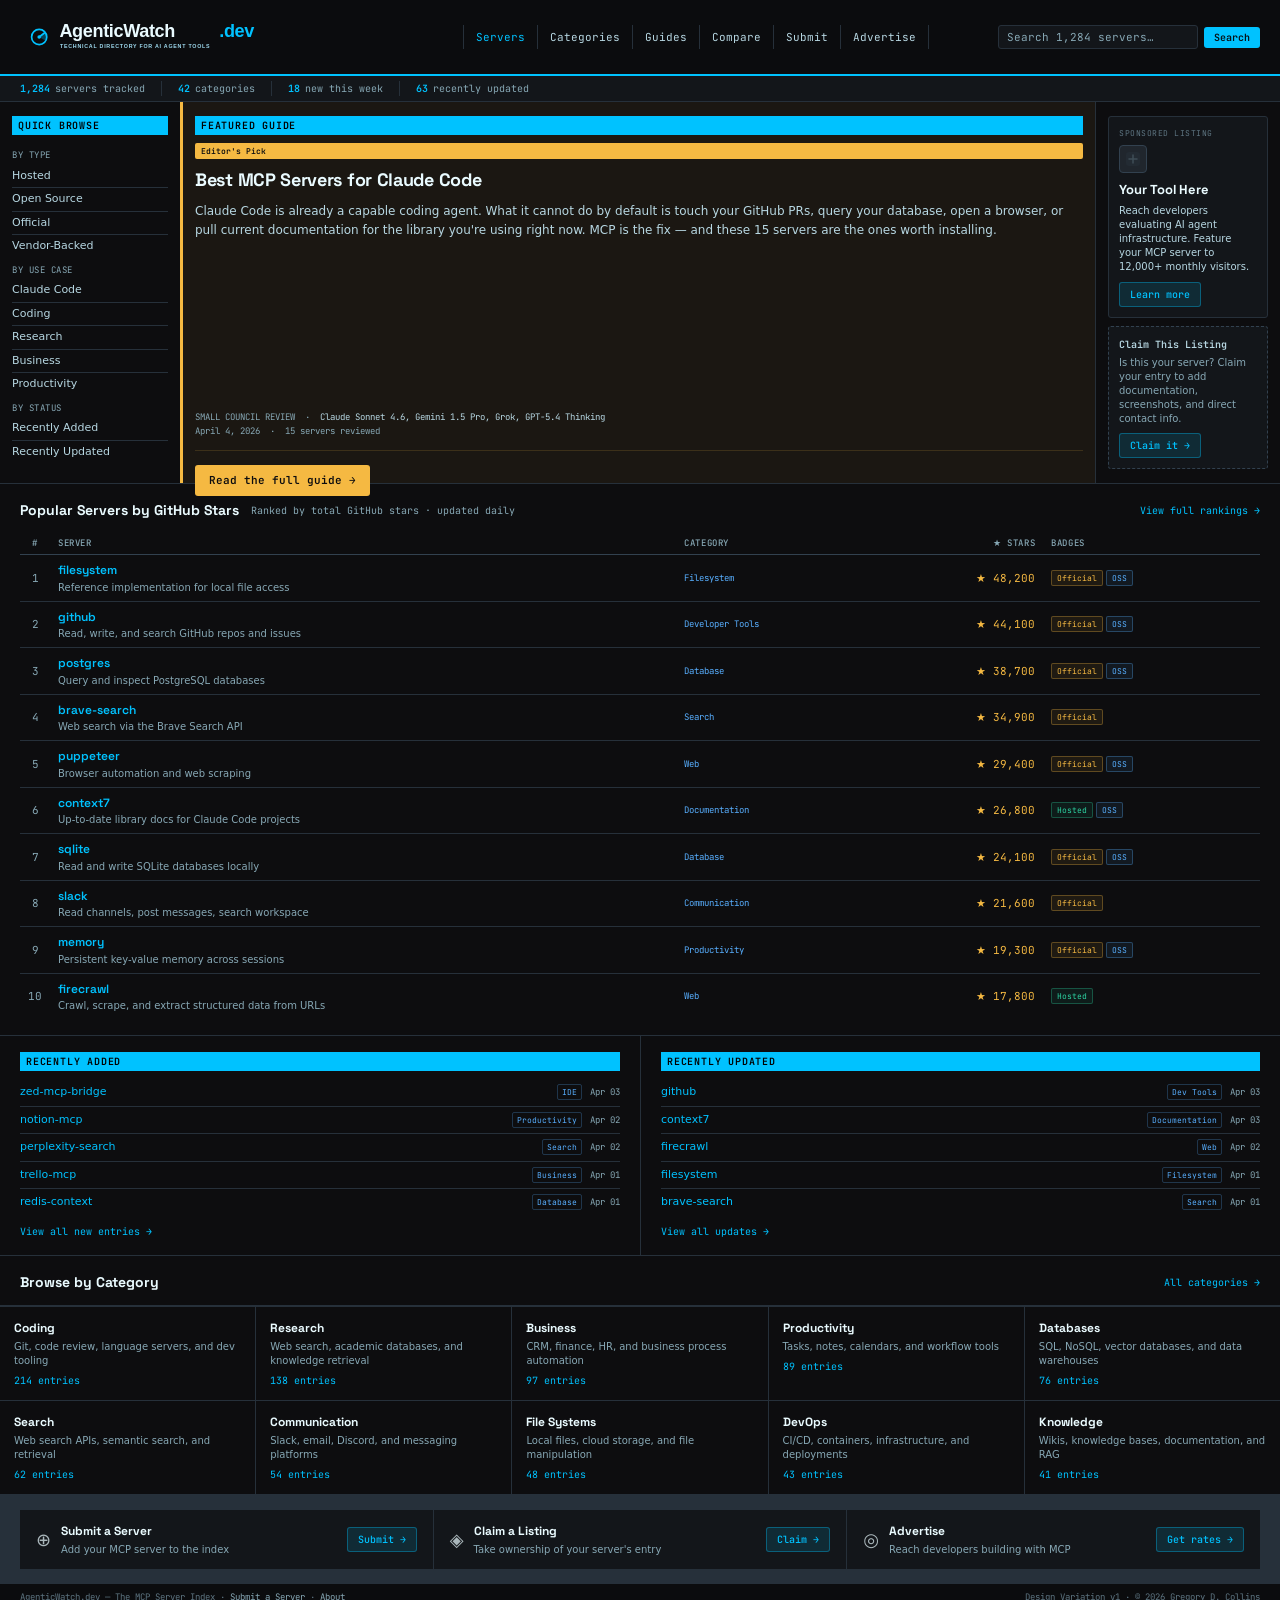
<file: design-variation-v1.html>
<!DOCTYPE html>
<html lang="en">
<head>
<meta charset="UTF-8"/>
<meta name="viewport" content="width=device-width, initial-scale=1.0"/>
<title>AgenticWatch.dev — Design Variation v1</title>
<link rel="preconnect" href="https://fonts.googleapis.com"/>
<link href="https://fonts.googleapis.com/css2?family=Space+Grotesk:wght@600;700;800&family=JetBrains+Mono:wght@400;500;600&display=swap" rel="stylesheet"/>
<style>
*{box-sizing:border-box;margin:0;padding:0;}
:root{
  --bg:#0D0D0F;
  --bg-hdr:#0B0C0E;
  --s1:#13161A;
  --s2:#181C21;
  --s3:#20262D;
  --b0:#26303A;
  --b1:#32414F;
  --t1:#EAFBFF;
  --t2:#B7D7E2;
  --tm:#87A8B5;
  --td:#5D7480;
  --ac:#00C2FF;
  --ac-h:#35D1FF;
  --ac-a:#009DCE;
  --ac-soft:rgba(0,194,255,0.12);
  --ac-line:rgba(0,194,255,0.35);
  --ok:#2DD4A3;
  --warn:#F5B942;
  --err:#FF6B6B;
  --info:#58AFFF;
}
body{background:var(--bg);color:var(--t1);font-size:12px;font-family:system-ui,sans-serif;line-height:1.5;}
a{color:var(--ac);text-decoration:none;}
a:hover{color:var(--ac-h);text-decoration:underline;}

/* ── HEADER ───────────────────────────────────────────────────────────────── */
.hdr{
  background:var(--bg-hdr);
  border-bottom:2px solid var(--ac);
  padding:0 20px;
  display:grid;
  grid-template-columns:auto 1fr auto;
  align-items:center;
  gap:20px;
  height:76px;
}
.hdr-brand{display:flex;align-items:center;text-decoration:none;flex-shrink:0;}
.hdr-brand:hover{text-decoration:none;}
.hdr-logo-desktop{display:block;height:64px;width:auto;}
.hdr-logo-mobile{display:none;height:44px;width:auto;}
@media(max-width:720px){.hdr-logo-desktop{display:none;}.hdr-logo-mobile{display:block;}}

.hdr-nav{display:flex;align-items:center;gap:0;justify-content:center;}
.hdr-nav a{
  font-family:'JetBrains Mono',monospace;
  font-size:11px;
  color:var(--t2);
  padding:4px 12px;
  border-right:1px solid var(--b0);
  white-space:nowrap;
  transition:color 0.1s;
}
.hdr-nav a:first-child{border-left:1px solid var(--b0);}
.hdr-nav a:hover{color:var(--t1);background:var(--s1);text-decoration:none;}
.hdr-nav a.active{color:var(--ac);}

.hdr-search{display:flex;align-items:center;gap:6px;flex-shrink:0;}
.hdr-search input{
  background:var(--s1);
  border:1px solid var(--b0);
  color:var(--t1);
  font-family:'JetBrains Mono',monospace;
  font-size:11px;
  padding:4px 8px;
  border-radius:3px;
  outline:none;
  width:200px;
}
.hdr-search input::placeholder{color:var(--tm);}
.hdr-search input:focus{border-color:var(--ac);box-shadow:0 0 0 2px var(--ac-soft);}
.btn-primary{
  background:var(--ac);
  border:none;
  color:#071015;
  font-family:'JetBrains Mono',monospace;
  font-size:10px;
  font-weight:600;
  padding:4px 10px;
  border-radius:3px;
  cursor:pointer;
  white-space:nowrap;
}
.btn-primary:hover{background:var(--ac-h);}

/* ── UTILITY STRIP ────────────────────────────────────────────────────────── */
.util-strip{
  background:var(--s1);
  border-bottom:1px solid var(--b0);
  padding:5px 20px;
  display:flex;
  align-items:center;
  gap:0;
  font-family:'JetBrains Mono',monospace;
  font-size:10px;
}
.util-stat{
  display:flex;
  align-items:center;
  gap:5px;
  padding:0 16px;
  border-right:1px solid var(--b0);
}
.util-stat:first-child{padding-left:0;}
.util-stat:last-child{border-right:none;}
.util-num{color:var(--ac);font-weight:600;}
.util-label{color:var(--tm);}

/* ── TOP ROW (3-col) ─────────────────────────────────────────────────────── */
.top-row{
  display:grid;
  grid-template-columns:180px 1fr 185px;
  border-bottom:1px solid var(--b0);
}
.top-col{padding:14px 12px;}
.top-col+.top-col{border-left:1px solid var(--b0);}
.top-col-featured{position:relative;}

/* section heading style */
.sh{
  font-family:'JetBrains Mono',monospace;
  font-size:10px;
  font-weight:600;
  letter-spacing:0.8px;
  text-transform:uppercase;
  color:#000;
  background:var(--ac);
  padding:2px 6px;
  margin-bottom:8px;
  display:block;
}
.sh2{
  font-family:'JetBrains Mono',monospace;
  font-size:10px;
  font-weight:600;
  letter-spacing:0.6px;
  text-transform:uppercase;
  color:var(--ac);
  border-bottom:1px solid var(--ac-line);
  padding-bottom:3px;
  margin:12px 0 7px;
  display:block;
}

/* Quick Browse col */
.browse-links{list-style:none;}
.browse-links li{border-bottom:1px solid var(--b0);}
.browse-links li:last-child{border-bottom:none;}
.browse-links a{
  display:block;
  padding:3px 0;
  font-size:11px;
  color:var(--t2);
}
.browse-links a:hover{color:var(--t1);padding-left:3px;}
.browse-section-label{
  font-family:'JetBrains Mono',monospace;
  font-size:9px;
  color:var(--tm);
  letter-spacing:0.5px;
  text-transform:uppercase;
  padding:6px 0 2px;
  display:block;
}

/* Featured Guide col */
.top-col-featured{
  background:rgba(245,185,66,0.06);
  border-left:3px solid var(--warn) !important;
}
.badge-editors-pick{
  font-family:'JetBrains Mono',monospace;
  font-size:8px;
  font-weight:600;
  color:#0D0D0F;
  background:var(--warn);
  padding:2px 6px;
  border-radius:2px;
  white-space:nowrap;
  display:inline-block;
  margin-bottom:10px;
}
.guide-featured{
  display:flex;
  flex-direction:column;
  height:100%;
}
.guide-featured-title{
  font-family:'Space Grotesk',sans-serif;
  font-size:18px;
  font-weight:800;
  color:var(--t1);
  line-height:1.25;
  letter-spacing:-0.3px;
  margin-bottom:10px;
  text-decoration:none;
  display:block;
}
.guide-featured-title:hover{color:var(--warn);text-decoration:none;}
.guide-featured-excerpt{
  font-size:12px;
  color:var(--t2);
  line-height:1.65;
  margin-bottom:14px;
  flex:1;
}
.guide-byline{
  font-family:'JetBrains Mono',monospace;
  font-size:9px;
  color:var(--tm);
  margin-bottom:14px;
  padding-bottom:12px;
  border-bottom:1px solid rgba(245,185,66,0.15);
  line-height:1.5;
}
.guide-byline span{color:var(--t2);}
.btn-read-more{
  display:inline-flex;
  align-items:center;
  gap:6px;
  font-family:'JetBrains Mono',monospace;
  font-size:11px;
  font-weight:600;
  padding:7px 14px;
  background:var(--warn);
  color:#0D0D0F;
  border-radius:3px;
  text-decoration:none;
  align-self:flex-start;
}
.btn-read-more:hover{background:#f9c85a;color:#0D0D0F;text-decoration:none;}

/* Right col — sponsor + claim */
.sponsor-card{
  background:var(--s1);
  border:1px solid var(--b0);
  padding:10px;
  margin-bottom:8px;
  border-radius:3px;
}
.sponsor-label{
  font-family:'JetBrains Mono',monospace;
  font-size:8px;
  color:var(--td);
  letter-spacing:0.5px;
  text-transform:uppercase;
  margin-bottom:6px;
  display:block;
}
.sponsor-logo{
  width:28px;
  height:28px;
  background:var(--s3);
  border:1px solid var(--b1);
  border-radius:4px;
  margin-bottom:7px;
  display:flex;
  align-items:center;
  justify-content:center;
}
.sponsor-logo svg{opacity:0.5;}
.sponsor-name{
  font-family:'Space Grotesk',sans-serif;
  font-size:13px;
  font-weight:700;
  color:var(--t1);
  margin-bottom:4px;
}
.sponsor-desc{font-size:10px;color:var(--t2);line-height:1.4;margin-bottom:8px;}
.btn-outline{
  display:inline-block;
  font-family:'JetBrains Mono',monospace;
  font-size:10px;
  font-weight:500;
  padding:4px 10px;
  border:1px solid var(--ac-line);
  color:var(--ac);
  border-radius:3px;
  cursor:pointer;
  background:var(--ac-soft);
}
.btn-outline:hover{border-color:var(--ac);background:rgba(0,194,255,0.18);color:var(--ac-h);text-decoration:none;}
.claim-card{
  background:var(--s1);
  border:1px dashed var(--b1);
  padding:10px;
  border-radius:3px;
}
.claim-title{
  font-family:'JetBrains Mono',monospace;
  font-size:10px;
  font-weight:600;
  color:var(--t2);
  margin-bottom:4px;
}
.claim-desc{font-size:10px;color:var(--tm);line-height:1.4;margin-bottom:7px;}

/* ── POPULAR SERVERS ─────────────────────────────────────────────────────── */
.section{padding:16px 20px;border-bottom:1px solid var(--b0);}
.section-header{display:flex;align-items:center;gap:12px;margin-bottom:12px;}
.section-title{
  font-family:'Space Grotesk',sans-serif;
  font-size:14px;
  font-weight:700;
  color:var(--t1);
}
.section-note{font-family:'JetBrains Mono',monospace;font-size:10px;color:var(--tm);}
.section-link{font-family:'JetBrains Mono',monospace;font-size:10px;color:var(--ac);margin-left:auto;}

.rank-table{width:100%;border-collapse:collapse;}
.rank-table th{
  font-family:'JetBrains Mono',monospace;
  font-size:9px;
  letter-spacing:0.6px;
  text-transform:uppercase;
  color:var(--tm);
  border-bottom:1px solid var(--b1);
  padding:4px 8px;
  text-align:left;
  font-weight:500;
}
.rank-table th:first-child{width:28px;text-align:center;}
.rank-table th.r{text-align:right;}
.rank-table td{
  padding:6px 8px;
  border-bottom:1px solid var(--b0);
  vertical-align:middle;
  font-size:11px;
}
.rank-table tr:last-child td{border-bottom:none;}
.rank-table tr:hover td{background:var(--s2);}
.rank-num{
  font-family:'JetBrains Mono',monospace;
  font-size:10px;
  color:var(--tm);
  text-align:center;
}
.rank-name{
  color:var(--ac);
  font-family:'Space Grotesk',sans-serif;
  font-size:12px;
  font-weight:600;
}
.rank-name:hover{color:var(--ac-h);}
.rank-sub{font-size:10px;color:var(--tm);display:block;font-family:system-ui,sans-serif;font-weight:400;}
.rank-stars{
  font-family:'JetBrains Mono',monospace;
  font-size:10px;
  color:var(--warn);
  text-align:right;
  white-space:nowrap;
}
.rank-cat{
  font-family:'JetBrains Mono',monospace;
  font-size:9px;
  color:var(--info);
}
.badge{
  font-family:'JetBrains Mono',monospace;
  font-size:8px;
  padding:1px 5px;
  border-radius:2px;
  border:1px solid;
  white-space:nowrap;
}
.badge-hosted{color:var(--ok);border-color:rgba(45,212,163,0.3);background:rgba(45,212,163,0.08);}
.badge-oss{color:var(--info);border-color:rgba(88,175,255,0.3);background:rgba(88,175,255,0.08);}
.badge-official{color:var(--warn);border-color:rgba(245,185,66,0.3);background:rgba(245,185,66,0.08);}
.badge-col{display:flex;gap:3px;flex-wrap:wrap;align-items:center;}

/* ── RECENT ACTIVITY ─────────────────────────────────────────────────────── */
.two-col{display:grid;grid-template-columns:1fr 1fr;gap:0;border-bottom:1px solid var(--b0);}
.two-col-cell{padding:16px 20px;}
.two-col-cell+.two-col-cell{border-left:1px solid var(--b0);}

.recent-list{list-style:none;}
.recent-item{
  display:flex;
  align-items:baseline;
  gap:8px;
  padding:5px 0;
  border-bottom:1px solid var(--b0);
  font-size:11px;
}
.recent-item:last-child{border-bottom:none;}
.recent-name{color:var(--ac);flex:1;min-width:0;}
.recent-name:hover{color:var(--ac-h);}
.recent-meta{
  font-family:'JetBrains Mono',monospace;
  font-size:9px;
  color:var(--tm);
  white-space:nowrap;
}
.recent-badge{
  font-family:'JetBrains Mono',monospace;
  font-size:8px;
  color:var(--info);
  border:1px solid rgba(88,175,255,0.25);
  padding:1px 4px;
  border-radius:2px;
  white-space:nowrap;
}

/* ── CATEGORY GRID ───────────────────────────────────────────────────────── */
.cat-grid{display:grid;grid-template-columns:repeat(5,1fr);gap:1px;background:var(--b0);}
.cat-card{
  background:var(--bg);
  padding:12px 14px;
  cursor:pointer;
  transition:background 0.1s;
}
.cat-card:hover{background:var(--s2);}
.cat-card-name{
  font-family:'Space Grotesk',sans-serif;
  font-size:12px;
  font-weight:700;
  color:var(--t1);
  margin-bottom:3px;
}
.cat-card-desc{font-size:10px;color:var(--tm);line-height:1.4;margin-bottom:5px;}
.cat-card-count{
  font-family:'JetBrains Mono',monospace;
  font-size:10px;
  color:var(--ac);
}

/* ── FOOTER CTA ──────────────────────────────────────────────────────────── */
.footer-cta{
  background:var(--s1);
  border-top:1px solid var(--b0);
  padding:14px 20px;
  display:grid;
  grid-template-columns:repeat(3,1fr);
  gap:1px;
  background:var(--b0);
}
.footer-cta-cell{
  background:var(--s1);
  padding:12px 16px;
  display:flex;
  align-items:center;
  gap:10px;
}
.footer-cta-icon{
  font-size:18px;
  flex-shrink:0;
  opacity:0.7;
}
.footer-cta-title{
  font-family:'Space Grotesk',sans-serif;
  font-size:12px;
  font-weight:700;
  color:var(--t1);
  margin-bottom:2px;
}
.footer-cta-desc{font-size:10px;color:var(--tm);}
.footer-cta-btn{
  margin-left:auto;
  flex-shrink:0;
}

.footer-bar{
  background:var(--bg-hdr);
  border-top:1px solid var(--b0);
  padding:7px 20px;
  display:flex;
  justify-content:space-between;
  align-items:center;
}
.footer-bar span{font-family:'JetBrains Mono',monospace;font-size:9px;color:var(--td);}
.footer-bar a{color:var(--tm);}
.footer-bar a:hover{color:var(--t1);}
</style>
</head>
<body>

<!-- ── HEADER ─────────────────────────────────────────────────────────────── -->
<header class="hdr">
  <!-- Brand -->
  <a href="#" class="hdr-brand" aria-label="AgenticWatch.dev home">
    <img src="/assets/agenticwatch-header-desktop.svg" class="hdr-logo-desktop" alt="AgenticWatch.dev — Technical Directory for AI Agent Tools" height="64"/>
    <img src="/assets/agenticwatch-header-mobile.svg" class="hdr-logo-mobile" alt="AgenticWatch.dev" height="44"/>
  </a>

  <!-- Nav -->
  <nav class="hdr-nav">
    <a href="#" class="active">Servers</a>
    <a href="#">Categories</a>
    <a href="#">Guides</a>
    <a href="#">Compare</a>
    <a href="#">Submit</a>
    <a href="#">Advertise</a>
  </nav>

  <!-- Search -->
  <div class="hdr-search">
    <input type="text" placeholder="Search 1,284 servers…"/>
    <button class="btn-primary">Search</button>
  </div>
</header>

<!-- ── UTILITY STRIP ──────────────────────────────────────────────────────── -->
<div class="util-strip">
  <div class="util-stat">
    <span class="util-num">1,284</span>
    <span class="util-label">servers tracked</span>
  </div>
  <div class="util-stat">
    <span class="util-num">42</span>
    <span class="util-label">categories</span>
  </div>
  <div class="util-stat">
    <span class="util-num">18</span>
    <span class="util-label">new this week</span>
  </div>
  <div class="util-stat">
    <span class="util-num">63</span>
    <span class="util-label">recently updated</span>
  </div>
</div>

<!-- ── TOP ROW (3-col) ────────────────────────────────────────────────────── -->
<div class="top-row">

  <!-- LEFT: Quick Browse -->
  <div class="top-col">
    <span class="sh">Quick Browse</span>

    <span class="browse-section-label">By Type</span>
    <ul class="browse-links">
      <li><a href="#">Hosted</a></li>
      <li><a href="#">Open Source</a></li>
      <li><a href="#">Official</a></li>
      <li><a href="#">Vendor-Backed</a></li>
    </ul>

    <span class="browse-section-label">By Use Case</span>
    <ul class="browse-links">
      <li><a href="#">Claude Code</a></li>
      <li><a href="#">Coding</a></li>
      <li><a href="#">Research</a></li>
      <li><a href="#">Business</a></li>
      <li><a href="#">Productivity</a></li>
    </ul>

    <span class="browse-section-label">By Status</span>
    <ul class="browse-links">
      <li><a href="#">Recently Added</a></li>
      <li><a href="#">Recently Updated</a></li>
    </ul>
  </div>

  <!-- CENTER: Featured Guide -->
  <div class="top-col top-col-featured" id="featured-guide-col">
    <span class="sh">Featured Guide</span>
    <div class="guide-featured">
      <span class="badge-editors-pick">Editor's Pick</span>
      <a href="#" class="guide-featured-title">Best MCP Servers for Claude Code</a>
      <p class="guide-featured-excerpt">Claude Code is already a capable coding agent. What it cannot do by default is touch your GitHub PRs, query your database, open a browser, or pull current documentation for the library you're using right now. MCP is the fix — and these 15 servers are the ones worth installing.</p>
      <div class="guide-byline">
        SMALL COUNCIL REVIEW &nbsp;·&nbsp; <span>Claude Sonnet 4.6, Gemini 1.5 Pro, Grok, GPT-5.4 Thinking</span><br/>
        April 4, 2026 &nbsp;·&nbsp; 15 servers reviewed
      </div>
      <a href="javascript:void(0)" class="btn-read-more" onclick="showGuide()">Read the full guide →</a>
    </div>
  </div>

  <!-- RIGHT: Sponsored + Claim -->
  <div class="top-col">
    <div class="sponsor-card">
      <span class="sponsor-label">Sponsored Listing</span>
      <div class="sponsor-logo">
        <svg width="14" height="14" viewBox="0 0 14 14" fill="none">
          <rect width="14" height="14" rx="3" fill="#26303A"/>
          <path d="M3 7h8M7 3v8" stroke="#5D7480" stroke-width="1.5" stroke-linecap="round"/>
        </svg>
      </div>
      <div class="sponsor-name">Your Tool Here</div>
      <div class="sponsor-desc">Reach developers evaluating AI agent infrastructure. Feature your MCP server to 12,000+ monthly visitors.</div>
      <a href="#" class="btn-outline">Learn more</a>
    </div>

    <div class="claim-card">
      <div class="claim-title">Claim This Listing</div>
      <div class="claim-desc">Is this your server? Claim your entry to add documentation, screenshots, and direct contact info.</div>
      <a href="#" class="btn-outline" style="font-size:10px;">Claim it →</a>
    </div>
  </div>

</div>

<!-- ── POPULAR SERVERS ────────────────────────────────────────────────────── -->
<div class="section">
  <div class="section-header">
    <div class="section-title">Popular Servers by GitHub Stars</div>
    <span class="section-note">Ranked by total GitHub stars · updated daily</span>
    <a href="#" class="section-link">View full rankings →</a>
  </div>

  <table class="rank-table">
    <thead>
      <tr>
        <th>#</th>
        <th>Server</th>
        <th>Category</th>
        <th class="r">★ Stars</th>
        <th>Badges</th>
      </tr>
    </thead>
    <tbody>
      <tr>
        <td class="rank-num">1</td>
        <td><a href="#" class="rank-name">filesystem<span class="rank-sub">Reference implementation for local file access</span></a></td>
        <td><span class="rank-cat">Filesystem</span></td>
        <td class="rank-stars">★ 48,200</td>
        <td><div class="badge-col"><span class="badge badge-official">Official</span><span class="badge badge-oss">OSS</span></div></td>
      </tr>
      <tr>
        <td class="rank-num">2</td>
        <td><a href="#" class="rank-name">github<span class="rank-sub">Read, write, and search GitHub repos and issues</span></a></td>
        <td><span class="rank-cat">Developer Tools</span></td>
        <td class="rank-stars">★ 44,100</td>
        <td><div class="badge-col"><span class="badge badge-official">Official</span><span class="badge badge-oss">OSS</span></div></td>
      </tr>
      <tr>
        <td class="rank-num">3</td>
        <td><a href="#" class="rank-name">postgres<span class="rank-sub">Query and inspect PostgreSQL databases</span></a></td>
        <td><span class="rank-cat">Database</span></td>
        <td class="rank-stars">★ 38,700</td>
        <td><div class="badge-col"><span class="badge badge-official">Official</span><span class="badge badge-oss">OSS</span></div></td>
      </tr>
      <tr>
        <td class="rank-num">4</td>
        <td><a href="#" class="rank-name">brave-search<span class="rank-sub">Web search via the Brave Search API</span></a></td>
        <td><span class="rank-cat">Search</span></td>
        <td class="rank-stars">★ 34,900</td>
        <td><div class="badge-col"><span class="badge badge-official">Official</span></div></td>
      </tr>
      <tr>
        <td class="rank-num">5</td>
        <td><a href="#" class="rank-name">puppeteer<span class="rank-sub">Browser automation and web scraping</span></a></td>
        <td><span class="rank-cat">Web</span></td>
        <td class="rank-stars">★ 29,400</td>
        <td><div class="badge-col"><span class="badge badge-official">Official</span><span class="badge badge-oss">OSS</span></div></td>
      </tr>
      <tr>
        <td class="rank-num">6</td>
        <td><a href="#" class="rank-name">context7<span class="rank-sub">Up-to-date library docs for Claude Code projects</span></a></td>
        <td><span class="rank-cat">Documentation</span></td>
        <td class="rank-stars">★ 26,800</td>
        <td><div class="badge-col"><span class="badge badge-hosted">Hosted</span><span class="badge badge-oss">OSS</span></div></td>
      </tr>
      <tr>
        <td class="rank-num">7</td>
        <td><a href="#" class="rank-name">sqlite<span class="rank-sub">Read and write SQLite databases locally</span></a></td>
        <td><span class="rank-cat">Database</span></td>
        <td class="rank-stars">★ 24,100</td>
        <td><div class="badge-col"><span class="badge badge-official">Official</span><span class="badge badge-oss">OSS</span></div></td>
      </tr>
      <tr>
        <td class="rank-num">8</td>
        <td><a href="#" class="rank-name">slack<span class="rank-sub">Read channels, post messages, search workspace</span></a></td>
        <td><span class="rank-cat">Communication</span></td>
        <td class="rank-stars">★ 21,600</td>
        <td><div class="badge-col"><span class="badge badge-official">Official</span></div></td>
      </tr>
      <tr>
        <td class="rank-num">9</td>
        <td><a href="#" class="rank-name">memory<span class="rank-sub">Persistent key-value memory across sessions</span></a></td>
        <td><span class="rank-cat">Productivity</span></td>
        <td class="rank-stars">★ 19,300</td>
        <td><div class="badge-col"><span class="badge badge-official">Official</span><span class="badge badge-oss">OSS</span></div></td>
      </tr>
      <tr>
        <td class="rank-num">10</td>
        <td><a href="#" class="rank-name">firecrawl<span class="rank-sub">Crawl, scrape, and extract structured data from URLs</span></a></td>
        <td><span class="rank-cat">Web</span></td>
        <td class="rank-stars">★ 17,800</td>
        <td><div class="badge-col"><span class="badge badge-hosted">Hosted</span></div></td>
      </tr>
    </tbody>
  </table>
</div>

<!-- ── RECENT ACTIVITY ────────────────────────────────────────────────────── -->
<div class="two-col">
  <div class="two-col-cell">
    <span class="sh">Recently Added</span>
    <ul class="recent-list">
      <li class="recent-item">
        <a href="#" class="recent-name">zed-mcp-bridge</a>
        <span class="recent-badge">IDE</span>
        <span class="recent-meta">Apr 03</span>
      </li>
      <li class="recent-item">
        <a href="#" class="recent-name">notion-mcp</a>
        <span class="recent-badge">Productivity</span>
        <span class="recent-meta">Apr 02</span>
      </li>
      <li class="recent-item">
        <a href="#" class="recent-name">perplexity-search</a>
        <span class="recent-badge">Search</span>
        <span class="recent-meta">Apr 02</span>
      </li>
      <li class="recent-item">
        <a href="#" class="recent-name">trello-mcp</a>
        <span class="recent-badge">Business</span>
        <span class="recent-meta">Apr 01</span>
      </li>
      <li class="recent-item">
        <a href="#" class="recent-name">redis-context</a>
        <span class="recent-badge">Database</span>
        <span class="recent-meta">Apr 01</span>
      </li>
    </ul>
    <a href="#" style="font-family:'JetBrains Mono',monospace;font-size:10px;color:var(--ac);display:block;margin-top:8px;">View all new entries →</a>
  </div>

  <div class="two-col-cell">
    <span class="sh">Recently Updated</span>
    <ul class="recent-list">
      <li class="recent-item">
        <a href="#" class="recent-name">github</a>
        <span class="recent-badge">Dev Tools</span>
        <span class="recent-meta">Apr 03</span>
      </li>
      <li class="recent-item">
        <a href="#" class="recent-name">context7</a>
        <span class="recent-badge">Documentation</span>
        <span class="recent-meta">Apr 03</span>
      </li>
      <li class="recent-item">
        <a href="#" class="recent-name">firecrawl</a>
        <span class="recent-badge">Web</span>
        <span class="recent-meta">Apr 02</span>
      </li>
      <li class="recent-item">
        <a href="#" class="recent-name">filesystem</a>
        <span class="recent-badge">Filesystem</span>
        <span class="recent-meta">Apr 01</span>
      </li>
      <li class="recent-item">
        <a href="#" class="recent-name">brave-search</a>
        <span class="recent-badge">Search</span>
        <span class="recent-meta">Apr 01</span>
      </li>
    </ul>
    <a href="#" style="font-family:'JetBrains Mono',monospace;font-size:10px;color:var(--ac);display:block;margin-top:8px;">View all updates →</a>
  </div>
</div>

<!-- ── BROWSE BY CATEGORY ─────────────────────────────────────────────────── -->
<div class="section" style="padding-bottom:0;">
  <div class="section-header">
    <div class="section-title">Browse by Category</div>
    <a href="#" class="section-link">All categories →</a>
  </div>
</div>
<div class="cat-grid" style="border-top:1px solid var(--b0);border-bottom:1px solid var(--b0);">
  <div class="cat-card">
    <div class="cat-card-name">Coding</div>
    <div class="cat-card-desc">Git, code review, language servers, and dev tooling</div>
    <div class="cat-card-count">214 entries</div>
  </div>
  <div class="cat-card">
    <div class="cat-card-name">Research</div>
    <div class="cat-card-desc">Web search, academic databases, and knowledge retrieval</div>
    <div class="cat-card-count">138 entries</div>
  </div>
  <div class="cat-card">
    <div class="cat-card-name">Business</div>
    <div class="cat-card-desc">CRM, finance, HR, and business process automation</div>
    <div class="cat-card-count">97 entries</div>
  </div>
  <div class="cat-card">
    <div class="cat-card-name">Productivity</div>
    <div class="cat-card-desc">Tasks, notes, calendars, and workflow tools</div>
    <div class="cat-card-count">89 entries</div>
  </div>
  <div class="cat-card">
    <div class="cat-card-name">Databases</div>
    <div class="cat-card-desc">SQL, NoSQL, vector databases, and data warehouses</div>
    <div class="cat-card-count">76 entries</div>
  </div>
  <div class="cat-card">
    <div class="cat-card-name">Search</div>
    <div class="cat-card-desc">Web search APIs, semantic search, and retrieval</div>
    <div class="cat-card-count">62 entries</div>
  </div>
  <div class="cat-card">
    <div class="cat-card-name">Communication</div>
    <div class="cat-card-desc">Slack, email, Discord, and messaging platforms</div>
    <div class="cat-card-count">54 entries</div>
  </div>
  <div class="cat-card">
    <div class="cat-card-name">File Systems</div>
    <div class="cat-card-desc">Local files, cloud storage, and file manipulation</div>
    <div class="cat-card-count">48 entries</div>
  </div>
  <div class="cat-card">
    <div class="cat-card-name">DevOps</div>
    <div class="cat-card-desc">CI/CD, containers, infrastructure, and deployments</div>
    <div class="cat-card-count">43 entries</div>
  </div>
  <div class="cat-card">
    <div class="cat-card-name">Knowledge</div>
    <div class="cat-card-desc">Wikis, knowledge bases, documentation, and RAG</div>
    <div class="cat-card-count">41 entries</div>
  </div>
</div>

<!-- ── FOOTER CTA ─────────────────────────────────────────────────────────── -->
<div class="footer-cta">
  <div class="footer-cta-cell">
    <div class="footer-cta-icon">⊕</div>
    <div>
      <div class="footer-cta-title">Submit a Server</div>
      <div class="footer-cta-desc">Add your MCP server to the index</div>
    </div>
    <a href="#" class="btn-outline footer-cta-btn">Submit →</a>
  </div>
  <div class="footer-cta-cell">
    <div class="footer-cta-icon">◈</div>
    <div>
      <div class="footer-cta-title">Claim a Listing</div>
      <div class="footer-cta-desc">Take ownership of your server's entry</div>
    </div>
    <a href="#" class="btn-outline footer-cta-btn">Claim →</a>
  </div>
  <div class="footer-cta-cell">
    <div class="footer-cta-icon">◎</div>
    <div>
      <div class="footer-cta-title">Advertise</div>
      <div class="footer-cta-desc">Reach developers building with MCP</div>
    </div>
    <a href="#" class="btn-outline footer-cta-btn">Get rates →</a>
  </div>
</div>

<div class="footer-bar">
  <span>AgenticWatch.dev — The MCP Server Index · <a href="mailto:submit@agenticwatch.dev">Submit a Server</a> · <a href="#">About</a></span>
  <span>Design Variation v1 · © 2026 Gregory D. Collins</span>
</div>

<script>
const GUIDE_CARD_HTML = document.getElementById('featured-guide-col').innerHTML;

function showGuide() {
  window.location.hash = '#/guide/best-mcp-servers-for-claude-code';
  renderGuide();
}

function hideGuide() {
  window.location.hash = '';
  document.getElementById('featured-guide-col').innerHTML = GUIDE_CARD_HTML;
  // re-bind border style lost on innerHTML replace
  document.getElementById('featured-guide-col').style.borderLeft = '';
}

function renderGuide() {
  const col = document.getElementById('featured-guide-col');
  const colHeight = col.offsetHeight;
  col.style.borderLeft = '3px solid var(--warn)';
  col.innerHTML = `
    <div style="height:${colHeight - 28}px;overflow-y:auto;padding-right:6px;" id="guide-scroll">
      <a href="javascript:void(0)" onclick="hideGuide()" style="font-family:'JetBrains Mono',monospace;font-size:10px;color:var(--tm);display:inline-flex;align-items:center;gap:4px;margin-bottom:14px;text-decoration:none;">← Back to home</a>
      <div style="font-family:'JetBrains Mono',monospace;font-size:8px;font-weight:600;color:#0D0D0F;background:var(--warn);padding:2px 6px;border-radius:2px;display:inline-block;margin-bottom:10px;">Editor's Pick</div>
      <div style="font-family:'Space Grotesk',sans-serif;font-size:20px;font-weight:800;color:var(--t1);line-height:1.2;letter-spacing:-0.3px;margin-bottom:6px;">Best MCP Servers for Claude Code</div>
      <div style="font-family:'JetBrains Mono',monospace;font-size:9px;color:var(--tm);margin-bottom:16px;padding-bottom:12px;border-bottom:1px solid rgba(245,185,66,0.15);">SMALL COUNCIL REVIEW &nbsp;·&nbsp; Claude Sonnet 4.6, Gemini 1.5 Pro, Grok, GPT-5.4 Thinking &nbsp;·&nbsp; April 4, 2026 &nbsp;·&nbsp; 15 servers</div>
      <div id="guide-body" style="font-size:12px;color:var(--t2);line-height:1.7;"></div>
    </div>`;

  document.getElementById('guide-body').innerHTML = guideHTML();
}

function guideHTML() {
  const h2 = (n,t,gh,stars,transport,diff) => `
    <div style="margin:20px 0 6px;padding-top:16px;border-top:1px solid rgba(245,185,66,0.12);">
      <div style="font-family:'Space Grotesk',sans-serif;font-size:14px;font-weight:800;color:var(--t1);">#${n} — ${t}</div>
      <div style="font-family:'JetBrains Mono',monospace;font-size:9px;color:var(--tm);margin-top:3px;">
        ${gh ? `<a href="${gh}" target="_blank" style="color:var(--ac);">${gh.replace('https://github.com/','')}</a> &nbsp;·&nbsp; ` : ''}★ ${stars} &nbsp;·&nbsp; ${transport} &nbsp;·&nbsp; ${diff}
      </div>
    </div>`;

  const review = (model, url, text) => `
    <div style="margin:8px 0 6px;font-size:11px;font-style:italic;color:var(--tm);">Best review by <a href="${url}" target="_blank" style="color:var(--ac);">${model}</a>:</div>
    <p style="margin-bottom:8px;">${text}</p>`;

  const caveat = t => `<p style="font-size:11px;color:var(--tm);background:var(--s1);border-left:2px solid var(--b1);padding:6px 8px;margin-bottom:6px;"><strong style="color:var(--t2);">Caveat:</strong> ${t}</p>`;

  const note = t => `<p style="font-family:'JetBrains Mono',monospace;font-size:9px;color:var(--td);font-style:italic;margin-bottom:4px;"><em>Council note: ${t}</em></p>`;

  return `
    <p style="margin-bottom:14px;">Claude Code is already a capable coding agent. It edits files, runs shell commands, works across a codebase, and calls the Anthropic API. What it cannot do by default is touch your GitHub PRs, query your database, open a browser, or pull current documentation for the library you're using right now.</p>
    <p style="margin-bottom:14px;">MCP (Model Context Protocol) is the fix. As of early 2026, the ecosystem has grown past 400 community-built servers. Most aren't worth your time. These 15 are.</p>

    ${h2(1,'GitHub MCP Server','https://github.com/github/github-mcp-server','~28,600 ★','stdio / HTTP','Easy')}
    ${review('GPT-5.4 Thinking','https://openai.com','For Claude Code, this is the most broadly useful MCP server because it closes the loop between local coding work and the system of record: repos, PRs, issues, Actions, labels, and code security. It belongs at #1 because Claude Code already edits code well locally; what it needs most is authoritative repo state, PR context, CI visibility, and issue workflows — which GitHub\'s server exposes directly.')}
    ${caveat('Rate limits of 5,000 requests per hour can be hit during heavy agentic sessions. Use fine-grained PATs scoped to only the repos and permissions you need.')}
    ${note('Ranked #1 or #2 by all four models.')}

    ${h2(2,'Context7','https://github.com/upstash/context7','~51,600 ★','stdio / HTTP','Easy')}
    ${review('Claude Sonnet 4.6','https://anthropic.com','Claude Code\'s training data is months old. When you\'re working with Next.js 15, Prisma 6, React 19, or any fast-moving framework, Claude will generate code against outdated API signatures — and it won\'t know it\'s doing it. Context7 solves this by fetching current, version-specific documentation for any library at call time and injecting it into the prompt. This is arguably the highest-ROI server on this list for day-to-day coding.')}
    ${caveat('The parsing backend and crawling engine are proprietary — only the MCP wrapper is open source. Quality varies by library.')}
    ${note('Ranked #2 by both Claude and ChatGPT. Directly addresses Claude Code\'s most common failure mode.')}

    ${h2(3,'Playwright MCP','https://github.com/microsoft/playwright-mcp','~30,300 ★','stdio / HTTP','Easy')}
    ${review('Grok','https://x.ai','Provides structured browser automation via accessibility trees — no screenshots needed — letting Claude Code autonomously navigate, click, type, mock networks, and run E2E tests during web and full-stack builds. Microsoft backing ensures rock-solid stability and frequent updates.')}
    ${caveat('Requires Playwright browsers installed (npx playwright install chromium) before first use.')}
    ${note('Appeared in all four lists.')}

    ${h2(4,'Sentry MCP','https://github.com/getsentry/sentry-mcp','~621 ★ (repo)','stdio / HTTP','Easy')}
    ${review('GPT-5.4 Thinking','https://openai.com','Sentry is unusually well aligned with Claude Code because it is explicitly optimized for coding assistants and debugging workflows. This makes it high-value for "fix the real production error, not the hypothetical one" work: issues, traces, and performance data become available inside the coding session.')}
    ${caveat('Most valuable only if the team already has good Sentry coverage in place. Pair it with GitHub MCP to close the full loop.')}
    ${note('"Fix the real production error, not the hypothetical one" was the standout line of the entire review round.')}

    ${h2(5,'Filesystem MCP Server','https://github.com/modelcontextprotocol/servers','~82,046 ★','stdio','Easy')}
    ${review('Claude Sonnet 4.6','https://anthropic.com','Claude Code has native file access within a project directory. The Filesystem MCP server adds sandboxed access to directories outside that project — shared config directories, monorepo sibling packages, data folders. You specify exactly which directories to expose at startup. Nothing outside that list is reachable.')}
    ${caveat('Claude Code\'s native access is usually sufficient for single-project work. This one earns its place in multi-package setups.')}
    ${note('Gemini ranked this #1; Claude ranked it #4. For single-repo work, native access mostly substitutes.')}

    ${h2(6,'Sequential Thinking MCP','https://github.com/modelcontextprotocol/servers','~82,046 ★','stdio','Easy')}
    ${review('Gemini 1.5 Pro','https://gemini.google.com','This isn\'t a tool in the traditional sense — it\'s a reasoning enhancer. It forces Claude to use a structured, step-by-step reflection process, which is critical for complex refactors in the CLI where "one-shot" logic often fails.')}
    ${caveat('Adds latency on every interaction where it engages. Best scoped to complex sessions rather than left on globally.')}
    ${note('All four models included this server.')}

    ${h2(7,'Fetch MCP','https://github.com/modelcontextprotocol/servers','~82,046 ★','stdio','Easy')}
    ${review('Claude Sonnet 4.6','https://anthropic.com','Claude Code cannot access the internet by default. Fetch MCP adds the ability to retrieve any URL and convert it to clean Markdown — API documentation, release notes, third-party service docs. Anthropic-maintained, no API key required.')}
    ${caveat('For heavier scraping workloads with JavaScript-heavy pages, Firecrawl outperforms this server.')}

    ${h2(8,'Memory MCP','https://github.com/modelcontextprotocol/servers','~82,046 ★','stdio','Easy')}
    ${review('Claude Sonnet 4.6','https://anthropic.com','Claude Code has no memory between sessions by default. The Memory server implements a knowledge graph that persists entities and relationships across conversations — your architecture decisions, the names you\'ve given things, technical constraints you\'ve explained once and don\'t want to explain again.')}
    ${caveat('Only as useful as how disciplined you are about curating it. Stale or contradictory entries will mislead the model.')}

    ${h2(9,'Firecrawl MCP','https://github.com/firecrawl/firecrawl-mcp-server','~86,000 ★','stdio / HTTP','Easy')}
    ${review('Claude Sonnet 4.6','https://anthropic.com','Where Fetch MCP handles simple URL retrieval, Firecrawl handles the hard cases: JavaScript-heavy pages, multi-page crawls, structured data extraction, batch scraping. It can traverse entire documentation sites in a single operation. There\'s also an autonomous agent mode that accepts a natural language prompt and finds relevant information across multiple sources on its own.')}
    ${caveat('The free tier\'s 500 credits deplete quickly on batch operations. A paid plan is needed for sustained workflows.')}

    ${h2(10,'Supabase MCP','https://github.com/supabase-community/supabase-mcp','~2,600 ★','HTTP (SSE)','Easy')}
    ${review('GPT-5.4 Thinking','https://openai.com','Supabase MCP is one of the best "full-stack in one shot" servers for Claude Code. It compresses database and platform context into a single connection: query your Postgres database, inspect table schemas, manage RLS policies, create migrations, debug auth issues, and interact with Edge Functions — all through natural language.')}
    ${caveat('Enable read-only mode by default. The OAuth flow requires a browser redirect and won\'t work in headless CI environments. Prompt injection via database content is a documented risk.')}

    ${h2(11,'PostgreSQL MCP Pro','https://github.com/crystaldba/postgres-mcp','~2,500 ★','stdio / HTTP','Moderate')}
    ${review('GPT-5.4 Thinking','https://openai.com','This is one of the few database MCP servers that goes beyond "run SQL" into explain plans, index tuning, health checks, and performance diagnostics. That makes it much more valuable to Claude Code than a thin database wrapper, especially when the job is to fix slow queries or bad schema design.')}
    ${caveat('Use a dedicated read-only user and minimum permissions. The crystaldba version is the stronger pick for serious backend work.')}

    ${h2(12,'Git MCP','https://github.com/modelcontextprotocol/servers','~82,046 ★','stdio','Easy')}
    ${review('Grok','https://x.ai','Local Git repo tools — commit, branch, diff, blame, search — that pair perfectly with the GitHub MCP server for end-to-end version control without leaving the CLI. The distinct value over Claude Code\'s native git is structured, programmatic history analysis.')}
    ${caveat('Local-only. Claude Code\'s native git handles most common operations fine — Git MCP earns its place specifically for history analysis across large repos.')}

    ${h2(13,'Linear MCP',null,'N/A (hosted)','HTTP (SSE)','Easy')}
    ${review('Claude Sonnet 4.6','https://anthropic.com','The combinatorial value with GitHub MCP is the headline: Claude Code can diagnose a bug, write the fix, open the PR, and update the Linear ticket to "In Review" in a single workflow without touching a browser.')}
    ${caveat('Most valuable as a companion to GitHub MCP rather than standalone.')}

    ${h2(14,'Figma MCP',null,'N/A (hosted)','HTTP (SSE)','Easy')}
    ${review('Claude Sonnet 4.6','https://anthropic.com','Figma MCP exposes your Figma selection\'s live component structure to Claude — hierarchy, auto-layout values, spacing tokens, component references, design variables, and color styles. The practical result: Claude Code generates code against the actual design rather than a screenshot or verbal description.')}
    ${caveat('Requires Figma Dev Mode access, a paid feature on most plans.')}

    ${h2(15,'Cloudflare MCP Server','https://github.com/cloudflare/mcp-server-cloudflare','~3,600 ★','HTTP (SSE)','Moderate')}
    ${review('GPT-5.4 Thinking','https://openai.com','If a Claude Code user ships on Cloudflare Pages, Workers, D1, R2, DNS, or observability, this server is extremely practical. It spans deployment, infrastructure, and debugging tasks in one official package.')}
    ${caveat('Irrelevant if your stack doesn\'t use Cloudflare. Scope permissions tightly.')}
    ${note('ChatGPT was the only model to include this server — a legitimate omission from the others.')}

    <div style="margin-top:24px;padding:14px;background:var(--s1);border:1px solid rgba(245,185,66,0.2);border-radius:3px;">
      <div style="font-family:'Space Grotesk',sans-serif;font-size:13px;font-weight:700;color:var(--t1);margin-bottom:8px;">How to Think About This Stack</div>
      <p style="margin-bottom:8px;"><strong style="color:var(--t1);">Start here:</strong> GitHub MCP + Context7 + Playwright. Three servers, 80% of the value.</p>
      <p style="margin-bottom:8px;"><strong style="color:var(--t1);">Add based on your stack:</strong> Supabase or Postgres MCP Pro for databases. Sentry for production debugging. Linear, Figma, Cloudflare if you use them.</p>
      <p><strong style="color:var(--t1);">Install globally and forget:</strong> Filesystem, Fetch, Memory, Sequential Thinking, Git MCP — all in Anthropic's reference monorepo. Zero config, no API keys.</p>
    </div>

    <div style="margin-top:20px;padding-top:14px;border-top:1px solid rgba(245,185,66,0.15);font-family:'JetBrains Mono',monospace;font-size:9px;color:var(--td);">
      <div style="margin-bottom:6px;color:var(--tm);font-weight:600;">SMALL COUNCIL — ATTRIBUTION</div>
      <div>Claude Sonnet 4.6 · <a href="https://anthropic.com" target="_blank" style="color:var(--ac);">Anthropic</a></div>
      <div>Gemini 1.5 Pro · <a href="https://gemini.google.com" target="_blank" style="color:var(--ac);">Google</a></div>
      <div>Grok · <a href="https://x.ai" target="_blank" style="color:var(--ac);">xAI</a></div>
      <div>GPT-5.4 Thinking · <a href="https://openai.com" target="_blank" style="color:var(--ac);">OpenAI</a></div>
      <div style="margin-top:6px;">Research date: April 4, 2026</div>
    </div>`;
}

// Handle direct hash navigation
if (window.location.hash === '#/guide/best-mcp-servers-for-claude-code') {
  renderGuide();
}
window.addEventListener('hashchange', () => {
  if (window.location.hash === '#/guide/best-mcp-servers-for-claude-code') {
    renderGuide();
  } else if (window.location.hash === '') {
    document.getElementById('featured-guide-col').innerHTML = GUIDE_CARD_HTML;
  }
});
</script>
</body>
</html>
</file>
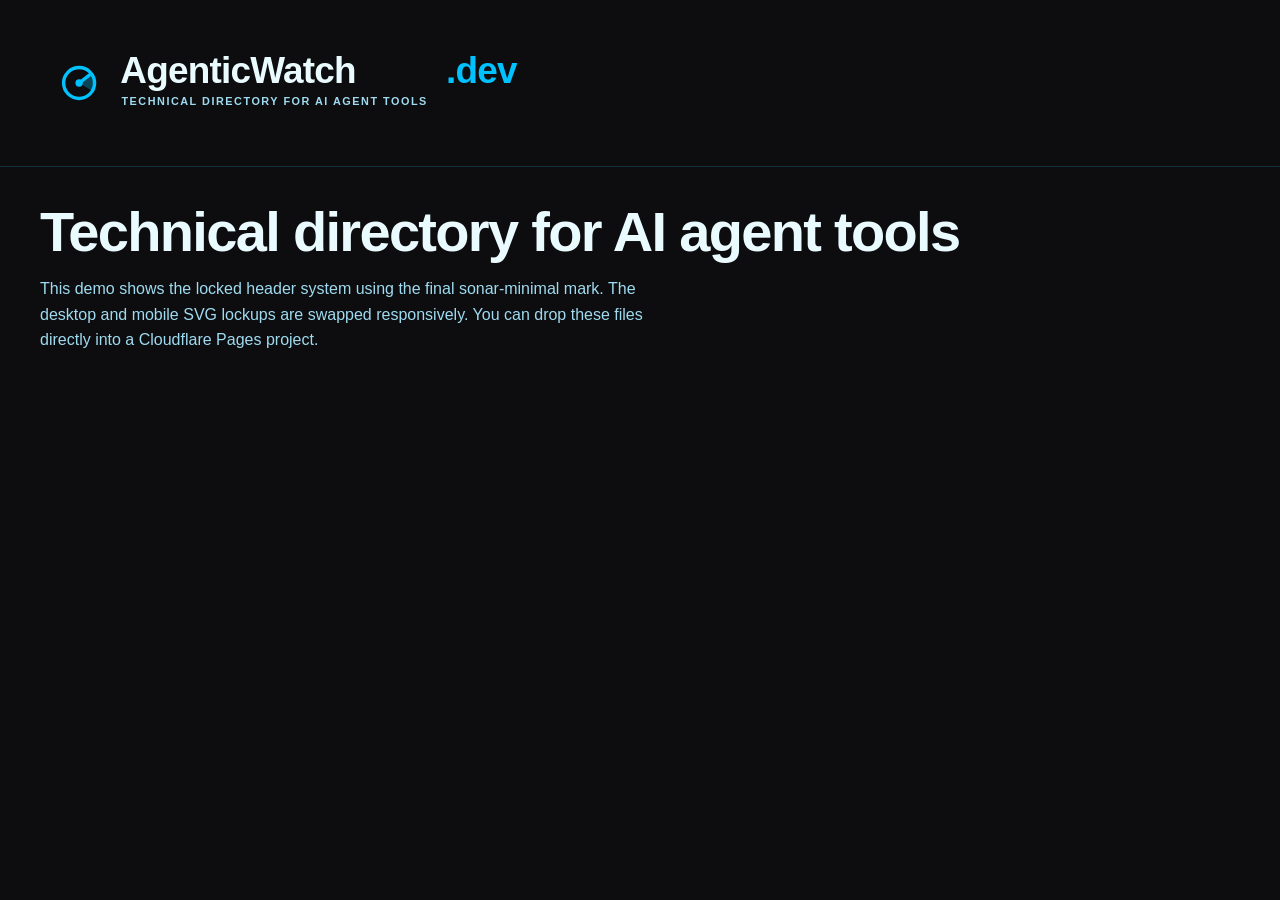
<file: assets/agenticwatch-header-example.html>
<!doctype html>
<html lang="en">
<head>
  <meta charset="utf-8">
  <meta name="viewport" content="width=device-width, initial-scale=1">
  <title>AgenticWatch.dev Header Demo</title>
  <link rel="icon" href="agenticwatch-favicon.ico">
  <link rel="stylesheet" href="agenticwatch-header.css">
  <style>
    body {
      margin: 0;
      background: #0D0D0F;
      color: #EAFBFF;
      font-family: Inter, "Segoe UI", Helvetica, Arial, sans-serif;
    }

    main {
      max-width: 1200px;
      margin: 0 auto;
      padding: 32px 24px 64px;
    }

    h1 {
      font-size: clamp(2rem, 6vw, 3.5rem);
      margin: 0 0 12px;
      letter-spacing: -0.03em;
    }

    p {
      max-width: 72ch;
      color: #9FDBF0;
      line-height: 1.6;
      margin: 0;
    }
  </style>
</head>
<body>
  <header class="aw-site-header">
    <div class="aw-site-header__inner">
      <a class="aw-brand aw-brand--desktop" href="/" aria-label="AgenticWatch home">
        <img src="agenticwatch-header-desktop.svg" alt="AgenticWatch.dev">
      </a>
      <a class="aw-brand aw-brand--mobile" href="/" aria-label="AgenticWatch home">
        <img src="agenticwatch-header-mobile.svg" alt="AgenticWatch.dev">
      </a>
    </div>
  </header>

  <main>
    <h1>Technical directory for AI agent tools</h1>
    <p>
      This demo shows the locked header system using the final sonar-minimal mark.
      The desktop and mobile SVG lockups are swapped responsively. You can drop these
      files directly into a Cloudflare Pages project.
    </p>
  </main>
</body>
</html>
</file>
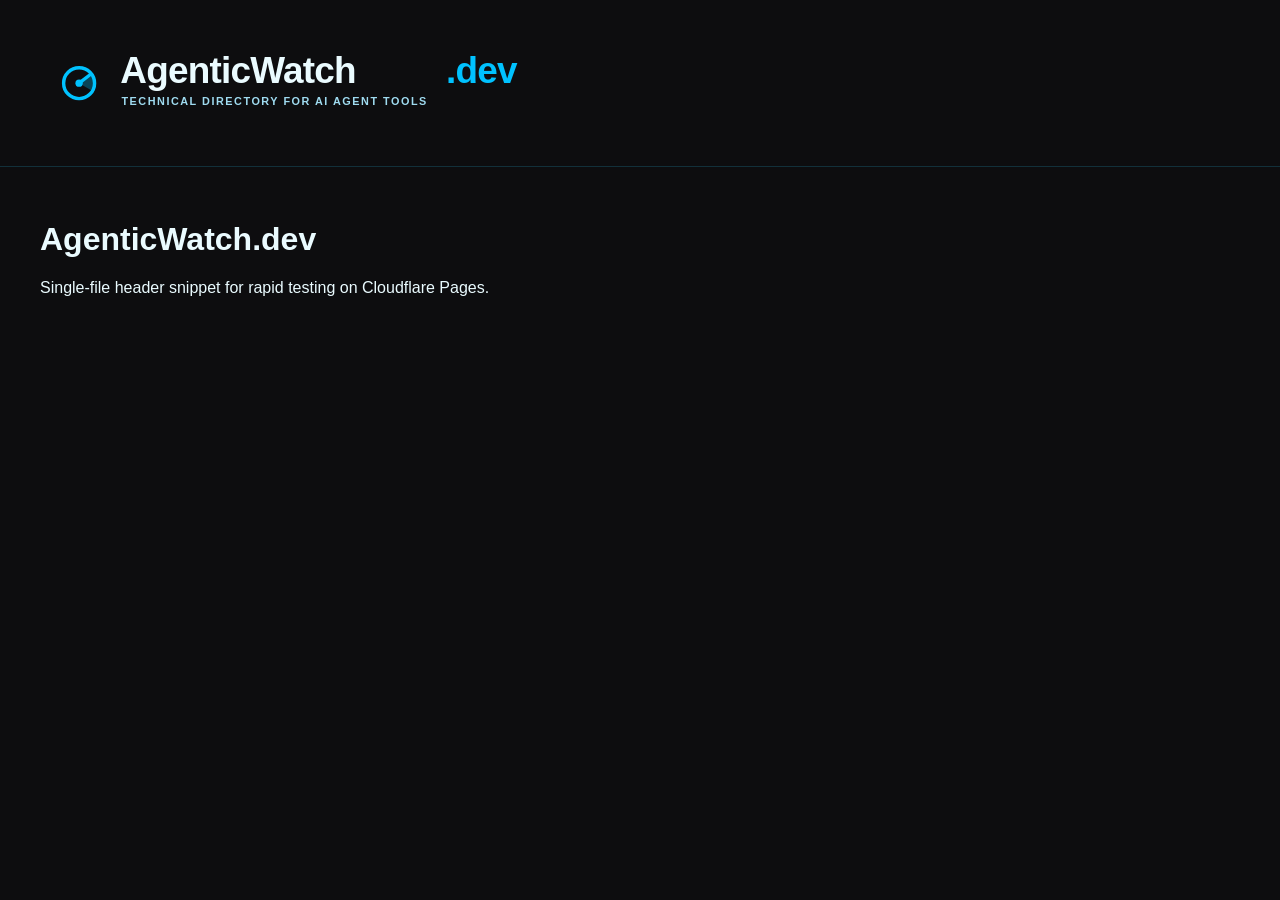
<file: assets/agenticwatch-header-inline-example.html>
<!doctype html>
<html lang="en">
<head>
  <meta charset="utf-8">
  <meta name="viewport" content="width=device-width, initial-scale=1">
  <title>AgenticWatch.dev Inline Header</title>
  <style>
    :root {
      --aw-bg: #0D0D0F;
      --aw-cyan: #00C2FF;
      --aw-text: #EAFBFF;
      --aw-soft: #9FDBF0;
      --aw-line: #12303A;
    }

    body {
      margin: 0;
      background: var(--aw-bg);
      color: var(--aw-text);
      font-family: Inter, "Segoe UI", Helvetica, Arial, sans-serif;
    }

    .site-header {
      border-bottom: 1px solid var(--aw-line);
      padding: 18px 24px;
    }

    .site-header__inner {
      max-width: 1200px;
      margin: 0 auto;
    }

    .brand {
      width: min(100%, 760px);
      display: block;
    }

    .brand svg {
      width: 100%;
      height: auto;
      display: block;
    }

    .mobile {
      display: none;
    }

    main {
      max-width: 1200px;
      margin: 0 auto;
      padding: 32px 24px 64px;
    }

    @media (max-width: 720px) {
      .site-header {
        padding: 14px 16px;
      }
      .desktop {
        display: none;
      }
      .mobile {
        display: block;
      }
      .brand {
        width: min(100%, 520px);
      }
    }
  </style>
</head>
<body>
  <header class="site-header">
    <div class="site-header__inner">
      <div class="brand desktop">
        <svg xmlns="http://www.w3.org/2000/svg" viewBox="0 0 1400 240" role="img" aria-label="AgenticWatch.dev desktop header">
  
    <g transform="translate(24,72) scale(1.5)">
      <defs>
        <clipPath id="clipDesktop">
          <circle cx="32" cy="32" r="19"/>
        </clipPath>
      </defs>
      <g fill="none" stroke="#00C2FF" stroke-linecap="round" stroke-linejoin="round">
        <circle cx="32" cy="32" r="19" stroke-width="4.2"/>
        <path d="M32 32l13-10" stroke-width="4.2"/>
      </g>
      <g clip-path="url(#clipDesktop)">
        <path d="M32 32 L48 21 A19 19 0 0 1 49 42 Z" fill="#00C2FF" opacity="0.30"/>
      </g>
      <circle cx="32" cy="32" r="4.5" fill="#00C2FF"/>
    </g>
    
  <text x="148" y="120" fill="#EAFBFF" font-family="Inter, Segoe UI, Helvetica, Arial, sans-serif" font-size="68" font-weight="700" letter-spacing="-1.4">AgenticWatch</text>
  <text x="748" y="120" fill="#00C2FF" font-family="Inter, Segoe UI, Helvetica, Arial, sans-serif" font-size="68" font-weight="700" letter-spacing="-1.4">.dev</text>
  <text x="150" y="160" fill="#9FDBF0" font-family="Inter, Segoe UI, Helvetica, Arial, sans-serif" font-size="20" font-weight="600" letter-spacing="2.8">TECHNICAL DIRECTORY FOR AI AGENT TOOLS</text>
</svg>
      </div>
      <div class="brand mobile">
        <svg xmlns="http://www.w3.org/2000/svg" viewBox="0 0 720 220" role="img" aria-label="AgenticWatch.dev mobile header">
  
    <g transform="translate(16,24) scale(1.25)">
      <defs>
        <clipPath id="clipMobile">
          <circle cx="32" cy="32" r="19"/>
        </clipPath>
      </defs>
      <g fill="none" stroke="#00C2FF" stroke-linecap="round" stroke-linejoin="round">
        <circle cx="32" cy="32" r="19" stroke-width="4.2"/>
        <path d="M32 32l13-10" stroke-width="4.2"/>
      </g>
      <g clip-path="url(#clipMobile)">
        <path d="M32 32 L48 21 A19 19 0 0 1 49 42 Z" fill="#00C2FF" opacity="0.30"/>
      </g>
      <circle cx="32" cy="32" r="4.5" fill="#00C2FF"/>
    </g>
    
  <text x="112" y="86" fill="#EAFBFF" font-family="Inter, Segoe UI, Helvetica, Arial, sans-serif" font-size="42" font-weight="700" letter-spacing="-1">AgenticWatch</text>
  <text x="478" y="86" fill="#00C2FF" font-family="Inter, Segoe UI, Helvetica, Arial, sans-serif" font-size="42" font-weight="700" letter-spacing="-1">.dev</text>
  <text x="18" y="136" fill="#9FDBF0" font-family="Inter, Segoe UI, Helvetica, Arial, sans-serif" font-size="15" font-weight="600" letter-spacing="2.2">TECHNICAL DIRECTORY FOR AI AGENT TOOLS</text>
</svg>
      </div>
    </div>
  </header>

  <main>
    <h1>AgenticWatch.dev</h1>
    <p>Single-file header snippet for rapid testing on Cloudflare Pages.</p>
  </main>
</body>
</html>
</file>
<file: assets/agenticwatch-header.css>
:root {
  --aw-bg: #0D0D0F;
  --aw-cyan: #00C2FF;
  --aw-text: #EAFBFF;
  --aw-soft: #9FDBF0;
  --aw-muted: #7AAFC2;
  --aw-line: #12303A;

  --aw-header-max-width: 1200px;
  --aw-header-padding-x: 24px;
  --aw-header-padding-y: 18px;
  --aw-header-border: 1px solid var(--aw-line);
}

.aw-site-header {
  background: var(--aw-bg);
  border-bottom: var(--aw-header-border);
}

.aw-site-header__inner {
  max-width: var(--aw-header-max-width);
  margin: 0 auto;
  padding: var(--aw-header-padding-y) var(--aw-header-padding-x);
}

.aw-brand {
  display: block;
  width: min(100%, 760px);
}

.aw-brand img {
  display: block;
  width: 100%;
  height: auto;
}

.aw-brand--desktop {
  display: block;
}

.aw-brand--mobile {
  display: none;
}

@media (max-width: 720px) {
  .aw-site-header__inner {
    padding: 14px 16px;
  }

  .aw-brand {
    width: min(100%, 520px);
  }

  .aw-brand--desktop {
    display: none;
  }

  .aw-brand--mobile {
    display: block;
  }
}

@media (max-width: 420px) {
  .aw-brand {
    width: 100%;
  }
}
</file>
